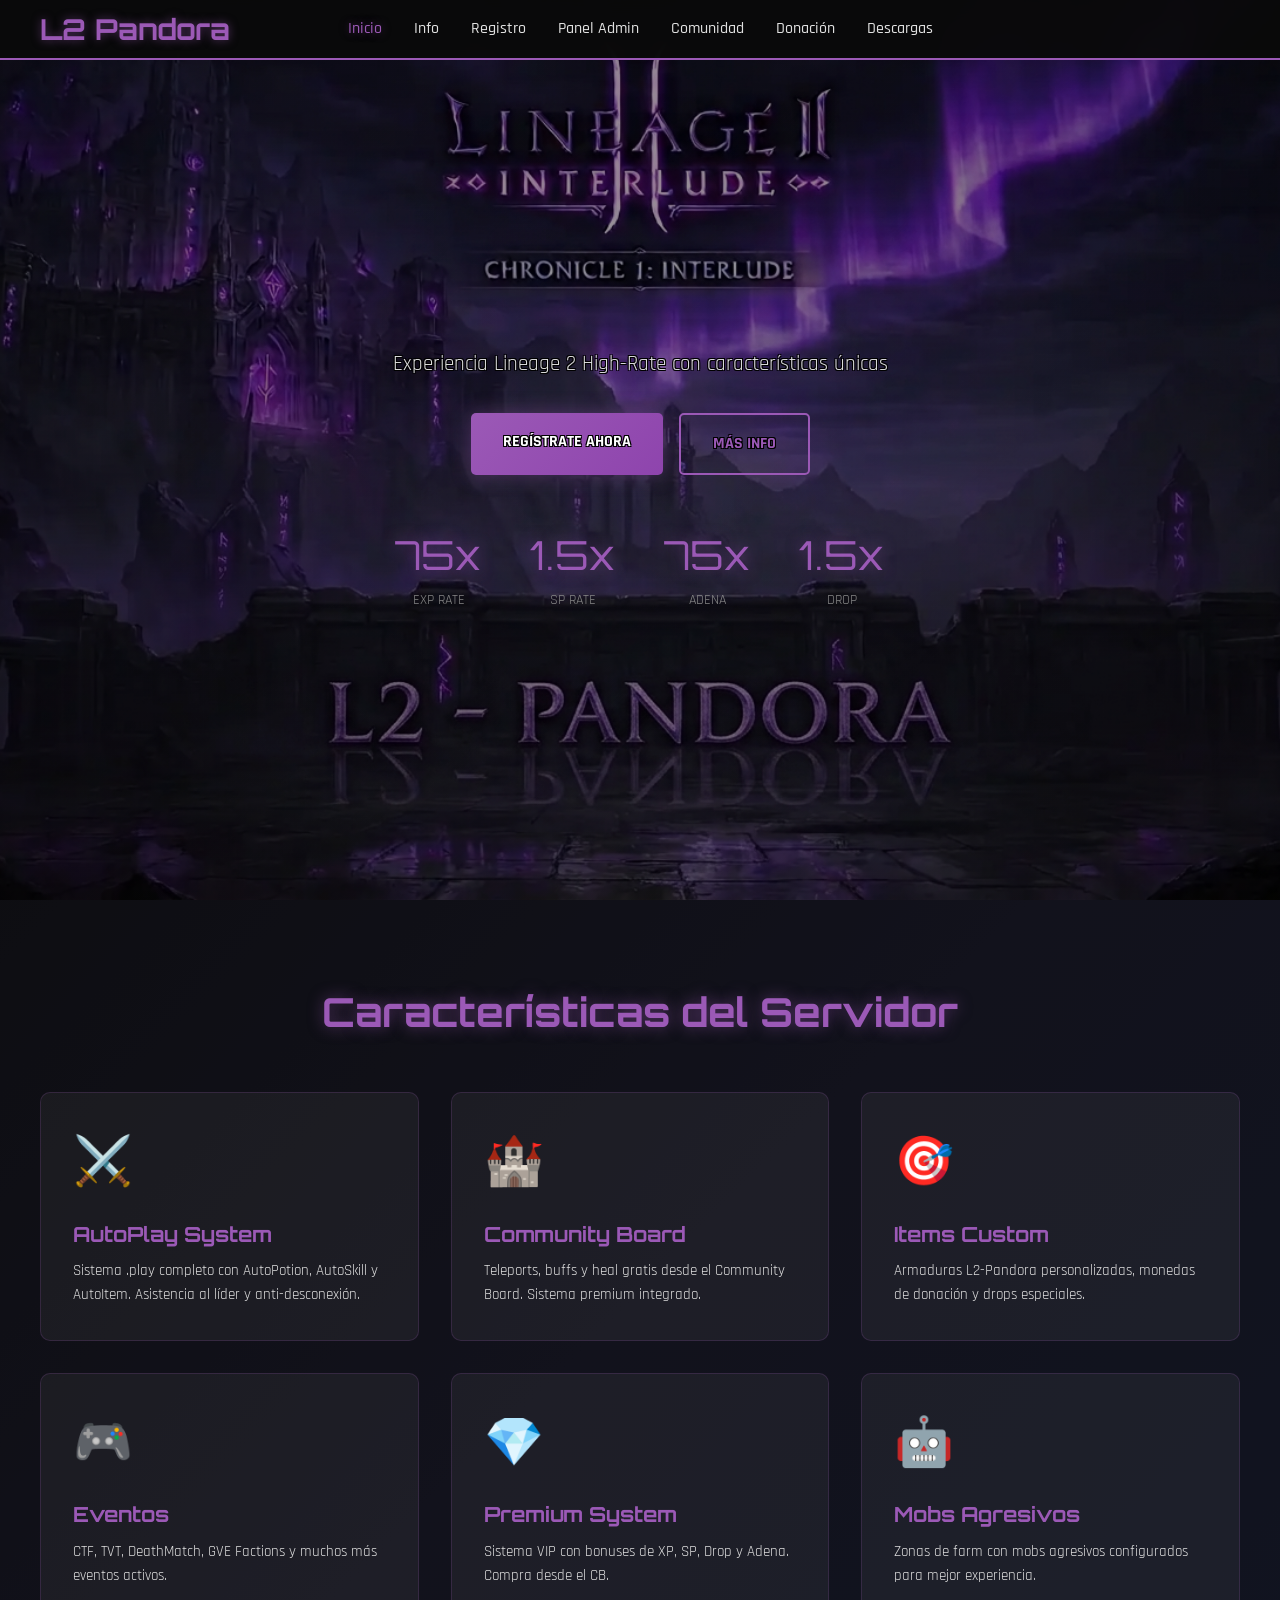
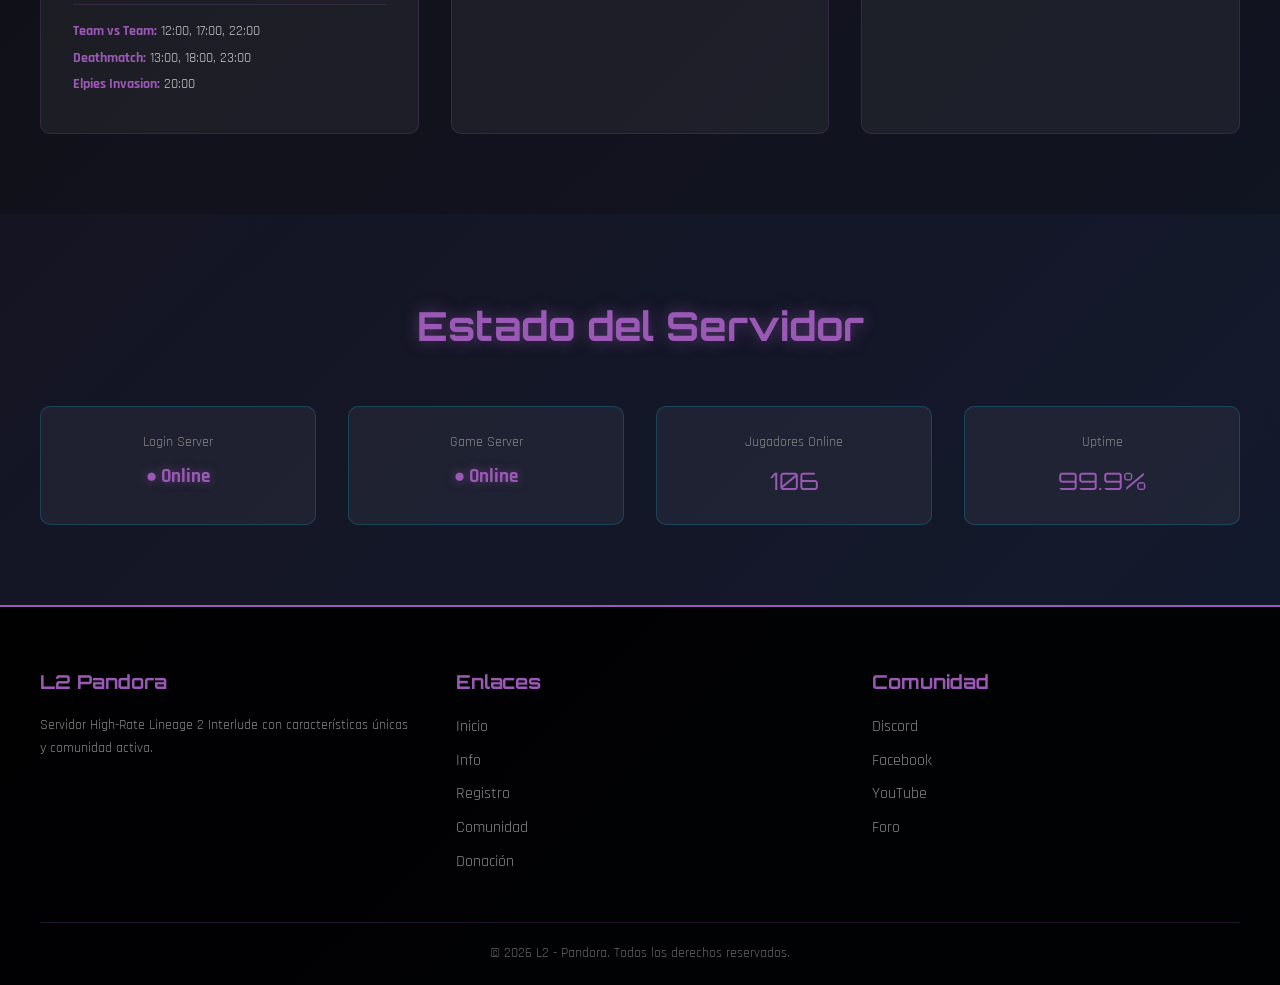
<file: index.html>
<!DOCTYPE html>
<html lang="es">
<head>
    <meta charset="UTF-8">
    <meta name="viewport" content="width=device-width, initial-scale=1.0">
    <title>L2 Pandora - High Rate Server</title>
    <link rel="stylesheet" href="css/style.css">
    <link href="https://fonts.googleapis.com/css2?family=Orbitron:wght@400;700;900&family=Rajdhani:wght@400;500;700&display=swap" rel="stylesheet">
</head>
<body>
    <!-- Navigation -->
    <nav class="navbar">
        <div class="container">
            <div class="logo">
                <a href="index.html">
                    <h1>L2 Pandora</h1>
                </a>
            </div>
            <ul class="nav-links">
                <li><a href="index.html" class="active">Inicio</a></li>
                <li><a href="server-info.html">Info</a></li>
                <li><a href="register.html">Registro</a></li>
                <li><a href="admin-panel.html">Panel Admin</a></li>
                <li><a href="community.html">Comunidad</a></li>
                <li><a href="donation.html">Donación</a></li>
                <li><a href="downloads.html">Descargas</a></li>
            </ul>
        </div>
    </nav>

    <!-- Hero Section -->
    <section class="hero">
        <div class="hero-content">
            <p>Experiencia Lineage 2 High-Rate con características únicas</p>
            <div class="hero-buttons">
                <a href="register.html" class="btn btn-primary">Regístrate Ahora</a>
                <a href="server-info.html" class="btn btn-secondary">Más Info</a>
            </div>
        </div>
        <div class="hero-stats">
            <div class="stat">
                <span class="stat-number">75x</span>
                <span class="stat-label">EXP Rate</span>
            </div>
            <div class="stat">
                <span class="stat-number">1.5x</span>
                <span class="stat-label">SP Rate</span>
            </div>
            <div class="stat">
                <span class="stat-number">75x</span>
                <span class="stat-label">Adena</span>
            </div>
            <div class="stat">
                <span class="stat-number">1.5x</span>
                <span class="stat-label">Drop</span>
            </div>
        </div>
    </section>

    <!-- Features Section -->
    <section class="features">
        <div class="container">
            <h2 class="section-title">Características del Servidor</h2>
            <div class="features-grid">
                <div class="feature-card">
                    <div class="feature-icon">⚔️</div>
                    <h3>AutoPlay System</h3>
                    <p>Sistema .play completo con AutoPotion, AutoSkill y AutoItem. Asistencia al líder y anti-desconexión.</p>
                </div>
                <div class="feature-card">
                    <div class="feature-icon">🏰</div>
                    <h3>Community Board</h3>
                    <p>Teleports, buffs y heal gratis desde el Community Board. Sistema premium integrado.</p>
                </div>
                <div class="feature-card">
                    <div class="feature-icon">🎯</div>
                    <h3>Items Custom</h3>
                    <p>Armaduras L2-Pandora personalizadas, monedas de donación y drops especiales.</p>
                </div>
                <div class="feature-card">
                    <div class="feature-icon">🎮</div>
                    <h3>Eventos</h3>
                    <p>CTF, TVT, DeathMatch, GVE Factions y muchos más eventos activos.</p>
                    <div class="event-schedule">
                        <p><strong>Team vs Team:</strong> 12:00, 17:00, 22:00</p>
                        <p><strong>Deathmatch:</strong> 13:00, 18:00, 23:00</p>
                        <p><strong>Elpies Invasion:</strong> 20:00</p>
                    </div>
                </div>
                <div class="feature-card">
                    <div class="feature-icon">💎</div>
                    <h3>Premium System</h3>
                    <p>Sistema VIP con bonuses de XP, SP, Drop y Adena. Compra desde el CB.</p>
                </div>
                <div class="feature-card">
                    <div class="feature-icon">🤖</div>
                    <h3>Mobs Agresivos</h3>
                    <p>Zonas de farm con mobs agresivos configurados para mejor experiencia.</p>
                </div>
            </div>
        </div>
    </section>

    <!-- Server Status -->
    <section class="server-status">
        <div class="container">
            <h2 class="section-title">Estado del Servidor</h2>
            <div class="status-grid">
                <div class="status-item">
                    <span class="status-label">Login Server</span>
                    <span class="status-indicator online">● Online</span>
                </div>
                <div class="status-item">
                    <span class="status-label">Game Server</span>
                    <span class="status-indicator online">● Online</span>
                </div>
                <div class="status-item">
                    <span class="status-label">Jugadores Online</span>
                    <span class="status-value">127</span>
                </div>
                <div class="status-item">
                    <span class="status-label">Uptime</span>
                    <span class="status-value">99.9%</span>
                </div>
            </div>
        </div>
    </section>

    <!-- Footer -->
    <footer class="footer">
        <div class="container">
            <div class="footer-content">
                <div class="footer-section">
                    <h3>L2 Pandora</h3>
                    <p>Servidor High-Rate Lineage 2 Interlude con características únicas y comunidad activa.</p>
                </div>
                <div class="footer-section">
                    <h3>Enlaces</h3>
                    <ul>
                        <li><a href="index.html">Inicio</a></li>
                        <li><a href="server-info.html">Info</a></li>
                        <li><a href="register.html">Registro</a></li>
                        <li><a href="community.html">Comunidad</a></li>
                        <li><a href="donation.html">Donación</a></li>
                    </ul>
                </div>
                <div class="footer-section">
                    <h3>Comunidad</h3>
                    <ul>
                        <li><a href="https://discord.gg/MRWkqzxCd">Discord</a></li>
                        <li><a href="#">Facebook</a></li>
                        <li><a href="#">YouTube</a></li>
                        <li><a href="#">Foro</a></li>
                    </ul>
                </div>
            </div>
            <div class="footer-bottom">
                <p>&copy; 2026 L2 - Pandora. Todos los derechos reservados.</p>
            </div>
        </div>
    </footer>

    <script src="js/main.js"></script>
</body>
</html>
</file>
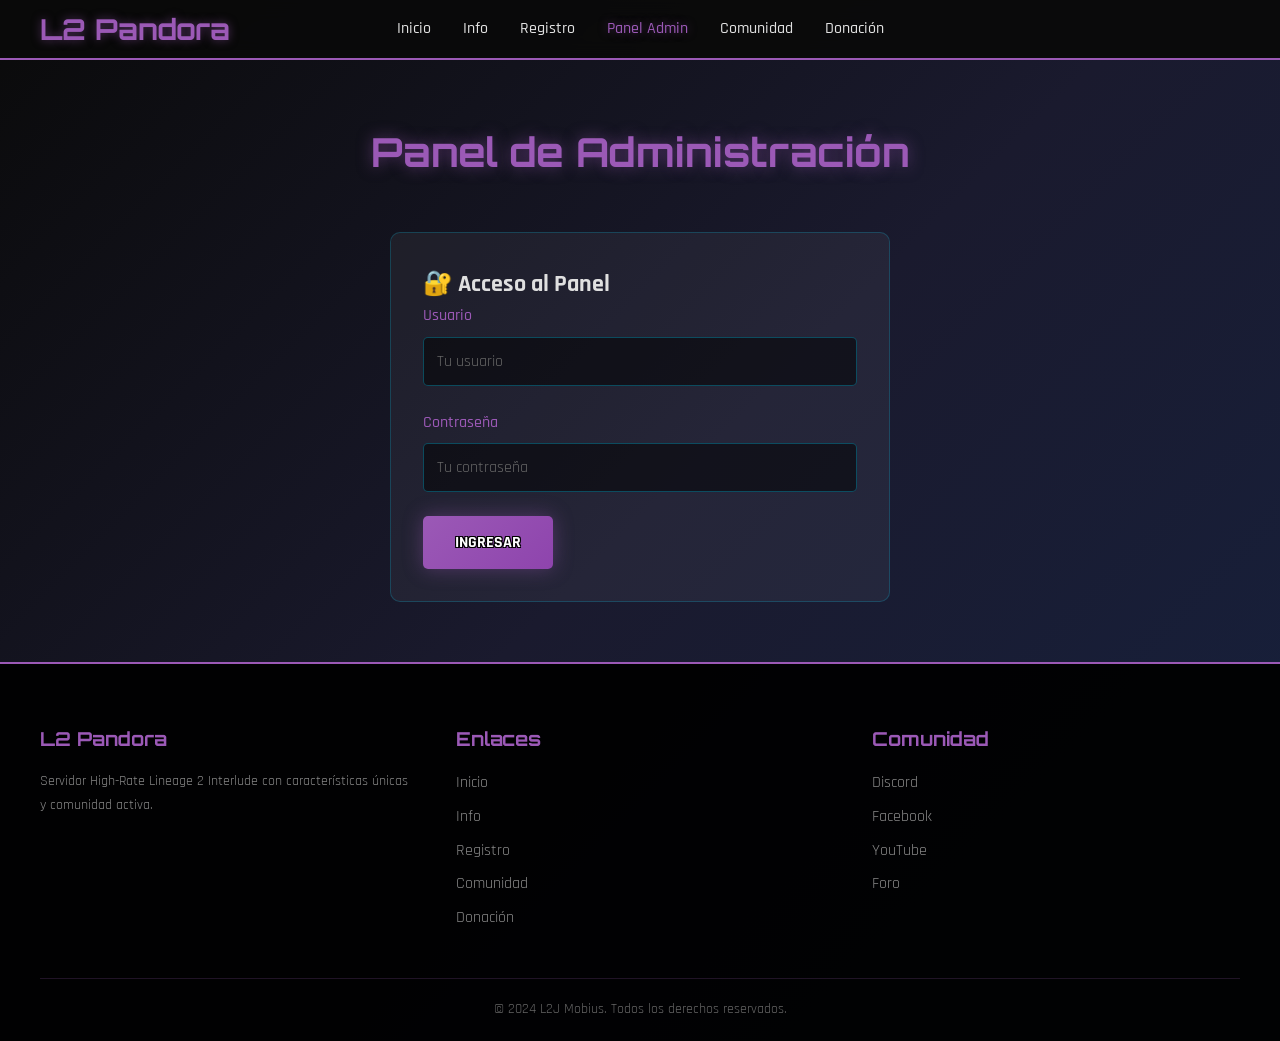
<file: admin-panel.html>
<!DOCTYPE html>
<html lang="es">
<head>
    <meta charset="UTF-8">
    <meta name="viewport" content="width=device-width, initial-scale=1.0">
    <title>L2 Pandora - Panel de Administración</title>
    <link rel="stylesheet" href="css/style.css">
    <link href="https://fonts.googleapis.com/css2?family=Orbitron:wght@400;700;900&family=Rajdhani:wght@400;500;700&display=swap" rel="stylesheet">
</head>
<body>
    <!-- Navigation -->
    <nav class="navbar">
        <div class="container">
            <div class="logo">
                <a href="index.html">
                    <h1>L2 Pandora</h1>
                </a>
            </div>
            <ul class="nav-links">
                <li><a href="index.html">Inicio</a></li>
                <li><a href="server-info.html">Info</a></li>
                <li><a href="register.html">Registro</a></li>
                <li><a href="admin-panel.html" class="active">Panel Admin</a></li>
                <li><a href="community.html">Comunidad</a></li>
                <li><a href="donation.html">Donación</a></li>
            </ul>
        </div>
    </nav>

    <!-- Main Content -->
    <main class="main-content">
        <div class="container">
            <h1 class="section-title">Panel de Administración</h1>
            
            <!-- Login Section -->
            <div id="loginSection" class="form-container">
                <h2 class="form-title">🔐 Acceso al Panel</h2>
                <form id="adminLoginForm">
                    <div class="form-group">
                        <label for="adminUsername">Usuario</label>
                        <input type="text" id="adminUsername" name="username" required placeholder="Tu usuario">
                    </div>
                    <div class="form-group">
                        <label for="adminPassword">Contraseña</label>
                        <input type="password" id="adminPassword" name="password" required placeholder="Tu contraseña">
                    </div>
                    <button type="submit" class="btn btn-primary">Ingresar</button>
                </form>
                <div id="loginMessage"></div>
            </div>

            <!-- Admin Dashboard (Hidden by default) -->
            <div id="adminDashboard" class="admin-dashboard" style="display: none;">
                <div class="dashboard-header">
                    <h2 class="dashboard-title">👤 Panel de Control</h2>
                    <button id="logoutBtn" class="btn btn-secondary">Cerrar Sesión</button>
                </div>

                <!-- Dashboard Tabs -->
                <div class="dashboard-tabs">
                    <button class="tab-btn active" data-tab="accounts">Cuentas</button>
                    <button class="tab-btn" data-tab="characters">Personajes</button>
                    <button class="tab-btn" data-tab="stats">Estadísticas</button>
                    <button class="tab-btn" data-tab="settings">Configuración</button>
                </div>

                <!-- Tab Content -->
                <div class="tab-content">
                    <!-- Accounts Tab -->
                    <div id="accountsTab" class="tab-pane active">
                        <div class="action-bar">
                            <input type="text" id="searchAccounts" placeholder="Buscar cuenta..." class="search-input">
                            <button class="btn btn-primary">Buscar</button>
                        </div>
                        <table class="admin-table">
                            <thead>
                                <tr>
                                    <th>ID</th>
                                    <th>Usuario</th>
                                    <th>Email</th>
                                    <th>Estado</th>
                                    <th>Acciones</th>
                                </tr>
                            </thead>
                            <tbody id="accountsTableBody">
                                <!-- Dynamic content -->
                            </tbody>
                        </table>
                    </div>

                    <!-- Characters Tab -->
                    <div id="charactersTab" class="tab-pane">
                        <div class="action-bar">
                            <input type="text" id="searchCharacters" placeholder="Buscar personaje..." class="search-input">
                            <button class="btn btn-primary">Buscar</button>
                        </div>
                        <table class="admin-table">
                            <thead>
                                <tr>
                                    <th>ID</th>
                                    <th>Nombre</th>
                                    <th>Nivel</th>
                                    <th>Clase</th>
                                    <th>Raza</th>
                                    <th>Acciones</th>
                                </tr>
                            </thead>
                            <tbody id="charactersTableBody">
                                <!-- Dynamic content -->
                            </tbody>
                        </table>
                    </div>

                    <!-- Stats Tab -->
                    <div id="statsTab" class="tab-pane">
                        <div class="stats-grid">
                            <div class="stat-card">
                                <h3>Cuentas Totales</h3>
                                <p class="stat-number" id="totalAccounts">0</p>
                            </div>
                            <div class="stat-card">
                                <h3>Personajes Totales</h3>
                                <p class="stat-number" id="totalCharacters">0</p>
                            </div>
                            <div class="stat-card">
                                <h3>Online Actual</h3>
                                <p class="stat-number" id="onlinePlayers">0</p>
                            </div>
                            <div class="stat-card">
                                <h3>Nivel Promedio</h3>
                                <p class="stat-number" id="avgLevel">0</p>
                            </div>
                        </div>
                    </div>

                    <!-- Settings Tab -->
                    <div id="settingsTab" class="tab-pane">
                        <div class="settings-container">
                            <h3 class="settings-title">Configuración del Servidor</h3>
                            <form id="settingsForm">
                                <div class="form-group">
                                    <label for="serverName">Nombre del Servidor</label>
                                    <input type="text" id="serverName" value="L2J Mobius">
                                </div>
                                <div class="form-group">
                                    <label for="maxAccounts">Máximo de Cuentas por IP</label>
                                    <input type="number" id="maxAccounts" value="5">
                                </div>
                                <div class="form-group">
                                    <label for="maxChars">Máximo de Personajes por Cuenta</label>
                                    <input type="number" id="maxChars" value="7">
                                </div>
                                <div class="form-group">
                                    <label for="regEnabled">Registro Habilitado</label>
                                    <select id="regEnabled">
                                        <option value="true">Sí</option>
                                        <option value="false">No</option>
                                    </select>
                                </div>
                                <button type="submit" class="btn btn-primary">Guardar Configuración</button>
                            </form>
                        </div>
                    </div>
                </div>
            </div>
        </div>
    </main>

    <!-- Footer -->
    <footer class="footer">
        <div class="container">
            <div class="footer-content">
                <div class="footer-section">
                    <h3>L2 Pandora</h3>
                    <p>Servidor High-Rate Lineage 2 Interlude con características únicas y comunidad activa.</p>
                </div>
                <div class="footer-section">
                    <h3>Enlaces</h3>
                    <ul>
                        <li><a href="index.html">Inicio</a></li>
                        <li><a href="server-info.html">Info</a></li>
                        <li><a href="register.html">Registro</a></li>
                        <li><a href="community.html">Comunidad</a></li>
                        <li><a href="donation.html">Donación</a></li>
                    </ul>
                </div>
                <div class="footer-section">
                    <h3>Comunidad</h3>
                    <ul>
                        <li><a href="https://discord.gg/MRWkqzxCd">Discord</a></li>
                        <li><a href="#">Facebook</a></li>
                        <li><a href="#">YouTube</a></li>
                        <li><a href="#">Foro</a></li>
                    </ul>
                </div>
            </div>
            <div class="footer-bottom">
                <p>&copy; 2024 L2J Mobius. Todos los derechos reservados.</p>
            </div>
        </div>
    </footer>

    <style>
        .main-content {
            padding: 120px 2rem 60px;
        }
        
        .admin-dashboard {
            background: rgba(255, 255, 255, 0.05);
            border: 1px solid rgba(0, 212, 255, 0.2);
            border-radius: 10px;
            padding: 2rem;
        }
        
        .dashboard-header {
            display: flex;
            justify-content: space-between;
            align-items: center;
            margin-bottom: 2rem;
            padding-bottom: 1rem;
            border-bottom: 1px solid rgba(0, 212, 255, 0.2);
        }
        
        .dashboard-title {
            font-family: 'Orbitron', sans-serif;
            color: #9b59b6;
            font-size: 1.5rem;
        }
        
        .dashboard-tabs {
            display: flex;
            gap: 0.5rem;
            margin-bottom: 2rem;
            flex-wrap: wrap;
        }
        
        .tab-btn {
            padding: 0.8rem 1.5rem;
            background: rgba(0, 0, 0, 0.5);
            border: 1px solid rgba(0, 212, 255, 0.3);
            color: #e0e0e0;
            border-radius: 5px;
            cursor: pointer;
            transition: all 0.3s;
            font-family: 'Rajdhani', sans-serif;
        }
        
        .tab-btn:hover,
        .tab-btn.active {
            background: rgba(0, 212, 255, 0.2);
            border-color: #9b59b6;
            color: #9b59b6;
        }
        
        .tab-content {
            min-height: 400px;
        }
        
        .tab-pane {
            display: none;
        }
        
        .tab-pane.active {
            display: block;
        }
        
        .action-bar {
            display: flex;
            gap: 1rem;
            margin-bottom: 1rem;
        }
        
        .search-input {
            flex: 1;
            padding: 0.8rem;
            background: rgba(0, 0, 0, 0.5);
            border: 1px solid rgba(0, 212, 255, 0.3);
            border-radius: 5px;
            color: #e0e0e0;
            font-family: 'Rajdhani', sans-serif;
        }
        
        .admin-table {
            width: 100%;
            border-collapse: collapse;
        }
        
        .admin-table th,
        .admin-table td {
            padding: 1rem;
            text-align: left;
            border-bottom: 1px solid rgba(0, 212, 255, 0.2);
        }
        
        .admin-table th {
            background: rgba(0, 212, 255, 0.1);
            color: #9b59b6;
            font-family: 'Orbitron', sans-serif;
        }
        
        .admin-table tr:hover {
            background: rgba(0, 212, 255, 0.05);
        }
        
        .stats-grid {
            display: grid;
            grid-template-columns: repeat(auto-fit, minmax(200px, 1fr));
            gap: 1.5rem;
        }
        
        .stat-card {
            background: rgba(255, 255, 255, 0.05);
            border: 1px solid rgba(0, 212, 255, 0.2);
            border-radius: 8px;
            padding: 1.5rem;
            text-align: center;
        }
        
        .stat-card h3 {
            font-family: 'Orbitron', sans-serif;
            color: #888;
            font-size: 0.9rem;
            margin-bottom: 0.5rem;
        }
        
        .stat-card .stat-number {
            font-family: 'Orbitron', sans-serif;
            font-size: 2rem;
            color: #9b59b6;
            text-shadow: 0 0 10px rgba(0, 212, 255, 0.5);
        }
        
        .settings-container {
            max-width: 600px;
        }
        
        .settings-title {
            font-family: 'Orbitron', sans-serif;
            color: #9b59b6;
            margin-bottom: 1.5rem;
            font-size: 1.3rem;
        }
    </style>

    <script src="js/admin-panel.js"></script>
</body>
</html>
</file>
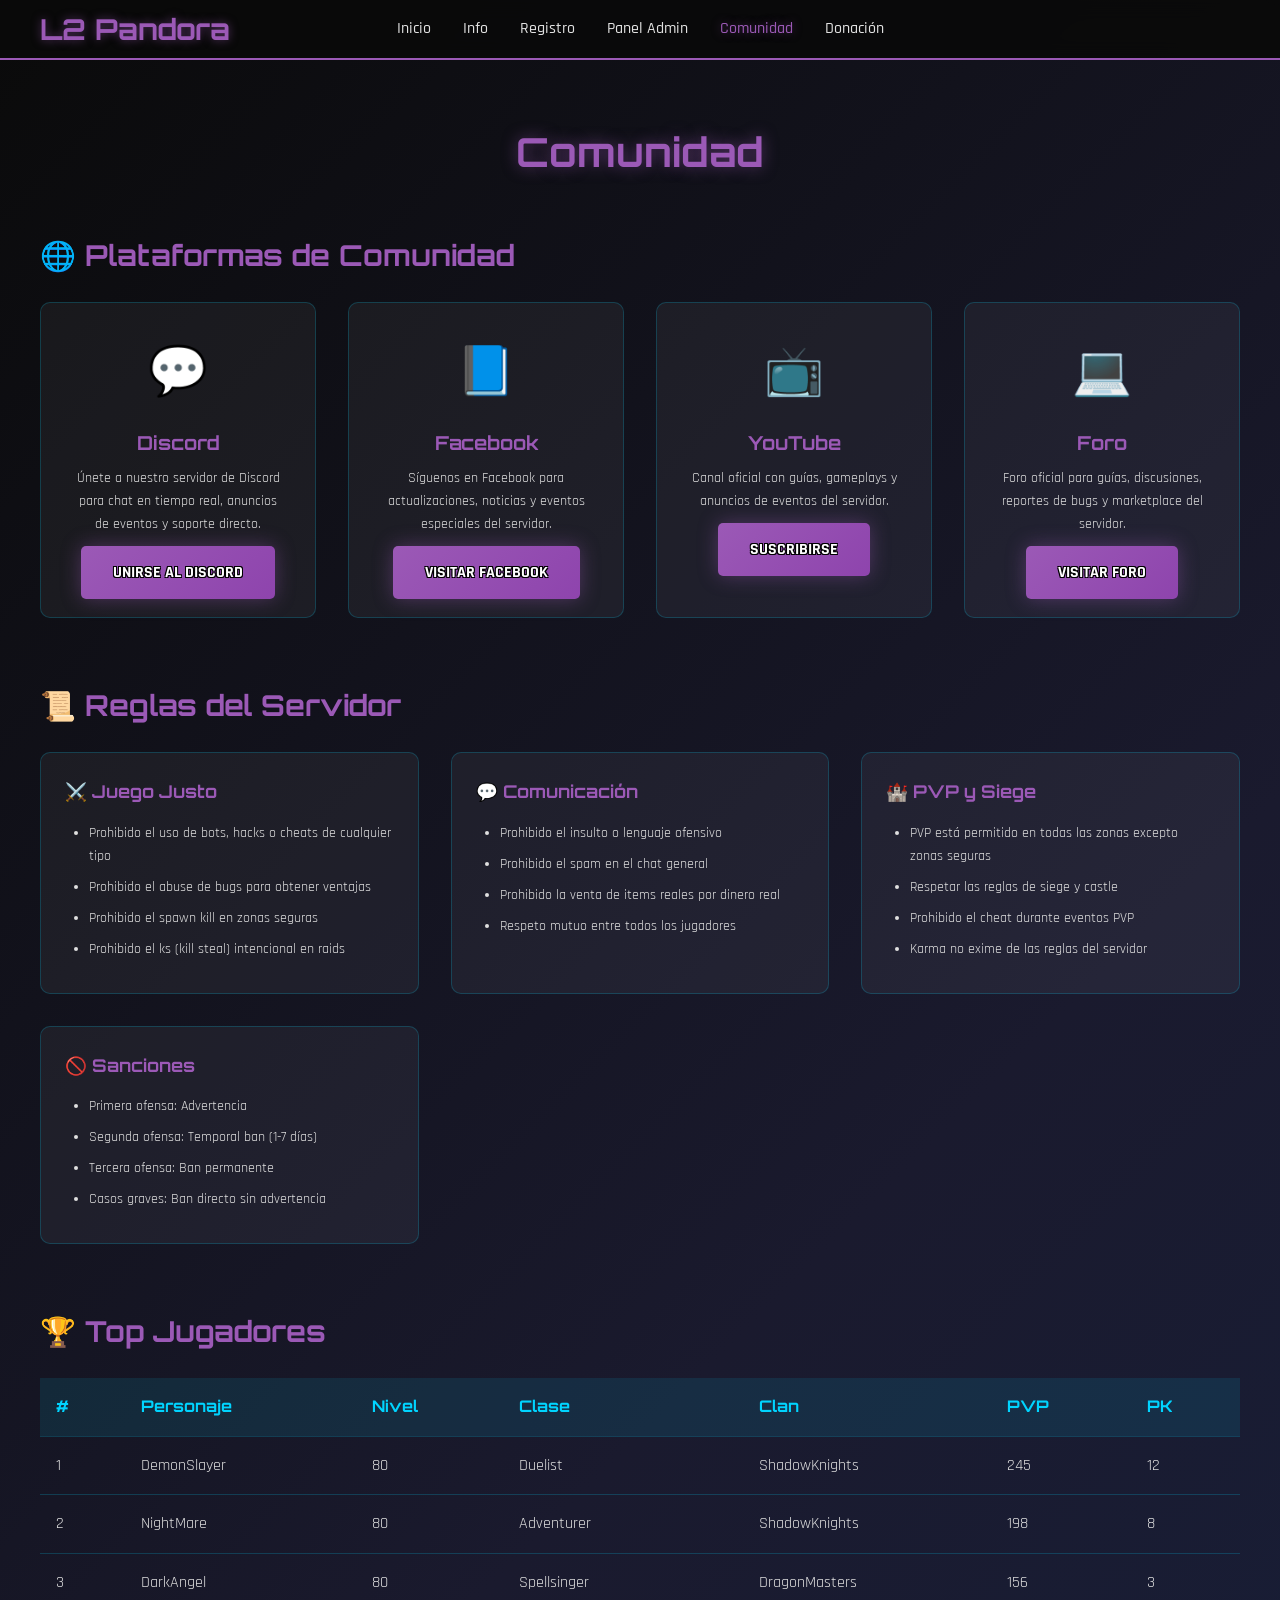
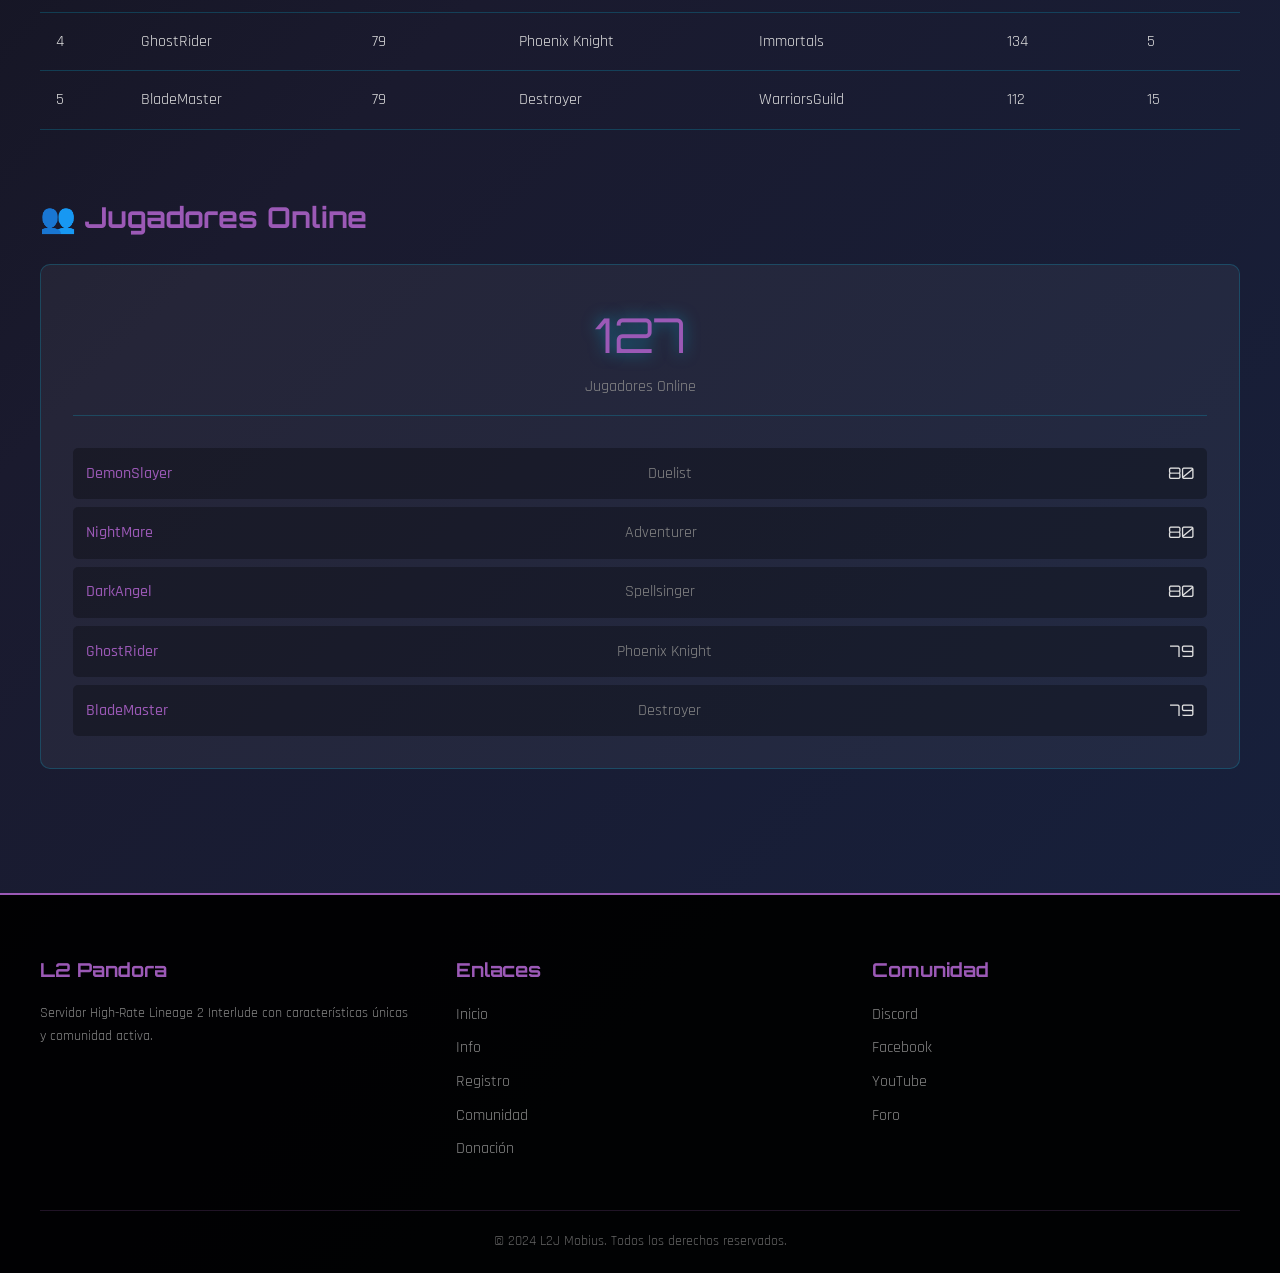
<file: community.html>
<!DOCTYPE html>
<html lang="es">
<head>
    <meta charset="UTF-8">
    <meta name="viewport" content="width=device-width, initial-scale=1.0">
    <title>L2 Pandora - Comunidad</title>
    <link rel="stylesheet" href="css/style.css">
    <link href="https://fonts.googleapis.com/css2?family=Orbitron:wght@400;700;900&family=Rajdhani:wght@400;500;700&display=swap" rel="stylesheet">
</head>
<body>
    <!-- Navigation -->
    <nav class="navbar">
        <div class="container">
            <div class="logo">
                <a href="index.html">
                    <h1>L2 Pandora</h1>
                </a>
            </div>
            <ul class="nav-links">
                <li><a href="index.html">Inicio</a></li>
                <li><a href="server-info.html">Info</a></li>
                <li><a href="register.html">Registro</a></li>
                <li><a href="admin-panel.html">Panel Admin</a></li>
                <li><a href="community.html" class="active">Comunidad</a></li>
                <li><a href="donation.html">Donación</a></li>
            </ul>
        </div>
    </nav>

    <!-- Main Content -->
    <main class="main-content">
        <div class="container">
            <h1 class="section-title">Comunidad</h1>
            
            <!-- Community Platforms -->
            <section class="community-section">
                <h2 class="info-title">🌐 Plataformas de Comunidad</h2>
                <div class="community-grid">
                    <div class="community-card discord">
                        <div class="community-icon">💬</div>
                        <h3>Discord</h3>
                        <p>Únete a nuestro servidor de Discord para chat en tiempo real, anuncios de eventos y soporte directo.</p>
                        <a href="https://discord.gg/MRWkqzxCd" class="btn btn-primary">Unirse al Discord</a>
                    </div>
                    <div class="community-card facebook">
                        <div class="community-icon">📘</div>
                        <h3>Facebook</h3>
                        <p>Síguenos en Facebook para actualizaciones, noticias y eventos especiales del servidor.</p>
                        <a href="#" class="btn btn-primary">Visitar Facebook</a>
                    </div>
                    <div class="community-card youtube">
                        <div class="community-icon">📺</div>
                        <h3>YouTube</h3>
                        <p>Canal oficial con guías, gameplays y anuncios de eventos del servidor.</p>
                        <a href="#" class="btn btn-primary">Suscribirse</a>
                    </div>
                    <div class="community-card forum">
                        <div class="community-icon">💻</div>
                        <h3>Foro</h3>
                        <p>Foro oficial para guías, discusiones, reportes de bugs y marketplace del servidor.</p>
                        <a href="#" class="btn btn-primary">Visitar Foro</a>
                    </div>
                </div>
            </section>

            <!-- Rules Section -->
            <section class="community-section">
                <h2 class="info-title">📜 Reglas del Servidor</h2>
                <div class="rules-container">
                    <div class="rule-category">
                        <h3>⚔️ Juego Justo</h3>
                        <ul class="rules-list">
                            <li>Prohibido el uso de bots, hacks o cheats de cualquier tipo</li>
                            <li>Prohibido el abuse de bugs para obtener ventajas</li>
                            <li>Prohibido el spawn kill en zonas seguras</li>
                            <li>Prohibido el ks (kill steal) intencional en raids</li>
                        </ul>
                    </div>
                    <div class="rule-category">
                        <h3>💬 Comunicación</h3>
                        <ul class="rules-list">
                            <li>Prohibido el insulto o lenguaje ofensivo</li>
                            <li>Prohibido el spam en el chat general</li>
                            <li>Prohibido la venta de items reales por dinero real</li>
                            <li>Respeto mutuo entre todos los jugadores</li>
                        </ul>
                    </div>
                    <div class="rule-category">
                        <h3>🏰 PVP y Siege</h3>
                        <ul class="rules-list">
                            <li>PVP está permitido en todas las zonas excepto zonas seguras</li>
                            <li>Respetar las reglas de siege y castle</li>
                            <li>Prohibido el cheat durante eventos PVP</li>
                            <li>Karma no exime de las reglas del servidor</li>
                        </ul>
                    </div>
                    <div class="rule-category">
                        <h3>🚫 Sanciones</h3>
                        <ul class="rules-list">
                            <li>Primera ofensa: Advertencia</li>
                            <li>Segunda ofensa: Temporal ban (1-7 días)</li>
                            <li>Tercera ofensa: Ban permanente</li>
                            <li>Casos graves: Ban directo sin advertencia</li>
                        </ul>
                    </div>
                </div>
            </section>

            <!-- Top Players Section -->
            <section class="community-section">
                <h2 class="info-title">🏆 Top Jugadores</h2>
                <table class="ranking-table">
                    <thead>
                        <tr>
                            <th>#</th>
                            <th>Personaje</th>
                            <th>Nivel</th>
                            <th>Clase</th>
                            <th>Clan</th>
                            <th>PVP</th>
                            <th>PK</th>
                        </tr>
                    </thead>
                    <tbody>
                        <tr>
                            <td>1</td>
                            <td>DemonSlayer</td>
                            <td>80</td>
                            <td>Duelist</td>
                            <td>ShadowKnights</td>
                            <td>245</td>
                            <td>12</td>
                        </tr>
                        <tr>
                            <td>2</td>
                            <td>NightMare</td>
                            <td>80</td>
                            <td>Adventurer</td>
                            <td>ShadowKnights</td>
                            <td>198</td>
                            <td>8</td>
                        </tr>
                        <tr>
                            <td>3</td>
                            <td>DarkAngel</td>
                            <td>80</td>
                            <td>Spellsinger</td>
                            <td>DragonMasters</td>
                            <td>156</td>
                            <td>3</td>
                        </tr>
                        <tr>
                            <td>4</td>
                            <td>GhostRider</td>
                            <td>79</td>
                            <td>Phoenix Knight</td>
                            <td>Immortals</td>
                            <td>134</td>
                            <td>5</td>
                        </tr>
                        <tr>
                            <td>5</td>
                            <td>BladeMaster</td>
                            <td>79</td>
                            <td>Destroyer</td>
                            <td>WarriorsGuild</td>
                            <td>112</td>
                            <td>15</td>
                        </tr>
                    </tbody>
                </table>
            </section>

            <!-- Online Players -->
            <section class="community-section">
                <h2 class="info-title">👥 Jugadores Online</h2>
                <div class="online-players">
                    <div class="online-count">
                        <span class="online-number">127</span>
                        <span class="online-label">Jugadores Online</span>
                    </div>
                    <div class="online-list">
                        <div class="online-item">
                            <span class="online-name">DemonSlayer</span>
                            <span class="online-class">Duelist</span>
                            <span class="online-level">80</span>
                        </div>
                        <div class="online-item">
                            <span class="online-name">NightMare</span>
                            <span class="online-class">Adventurer</span>
                            <span class="online-level">80</span>
                        </div>
                        <div class="online-item">
                            <span class="online-name">DarkAngel</span>
                            <span class="online-class">Spellsinger</span>
                            <span class="online-level">80</span>
                        </div>
                        <div class="online-item">
                            <span class="online-name">GhostRider</span>
                            <span class="online-class">Phoenix Knight</span>
                            <span class="online-level">79</span>
                        </div>
                        <div class="online-item">
                            <span class="online-name">BladeMaster</span>
                            <span class="online-class">Destroyer</span>
                            <span class="online-level">79</span>
                        </div>
                    </div>
                </div>
            </section>
        </div>
    </main>

    <!-- Footer -->
    <footer class="footer">
        <div class="container">
            <div class="footer-content">
                <div class="footer-section">
                    <h3>L2 Pandora</h3>
                    <p>Servidor High-Rate Lineage 2 Interlude con características únicas y comunidad activa.</p>
                </div>
                <div class="footer-section">
                    <h3>Enlaces</h3>
                    <ul>
                        <li><a href="index.html">Inicio</a></li>
                        <li><a href="server-info.html">Info</a></li>
                        <li><a href="register.html">Registro</a></li>
                        <li><a href="community.html">Comunidad</a></li>
                        <li><a href="donation.html">Donación</a></li>
                    </ul>
                </div>
                <div class="footer-section">
                    <h3>Comunidad</h3>
                    <ul>
                        <li><a href="#">Discord</a></li>
                        <li><a href="#">Facebook</a></li>
                        <li><a href="#">YouTube</a></li>
                        <li><a href="#">Foro</a></li>
                    </ul>
                </div>
            </div>
            <div class="footer-bottom">
                <p>&copy; 2024 L2J Mobius. Todos los derechos reservados.</p>
            </div>
        </div>
    </footer>

    <style>
        .main-content {
            padding: 120px 2rem 60px;
        }
        
        .community-section {
            margin-bottom: 4rem;
        }
        
        .info-title {
            font-family: 'Orbitron', sans-serif;
            color: #9b59b6;
            margin-bottom: 1.5rem;
            font-size: 1.8rem;
        }
        
        .community-grid {
            display: grid;
            grid-template-columns: repeat(auto-fit, minmax(250px, 1fr));
            gap: 2rem;
        }
        
        .community-card {
            background: rgba(255, 255, 255, 0.05);
            border: 1px solid rgba(0, 212, 255, 0.2);
            border-radius: 10px;
            padding: 2rem;
            text-align: center;
            transition: all 0.3s;
        }
        
        .community-card:hover {
            transform: translateY(-5px);
            border-color: #9b59b6;
            box-shadow: 0 0 20px rgba(0, 212, 255, 0.3);
        }
        
        .community-icon {
            font-size: 3rem;
            margin-bottom: 1rem;
        }
        
        .community-card h3 {
            font-family: 'Orbitron', sans-serif;
            color: #9b59b6;
            margin-bottom: 0.5rem;
            font-size: 1.2rem;
        }
        
        .community-card p {
            color: #e0e0e0;
            font-size: 0.9rem;
            margin-bottom: 1.5rem;
        }
        
        .rules-container {
            display: grid;
            grid-template-columns: repeat(auto-fit, minmax(300px, 1fr));
            gap: 2rem;
        }
        
        .rule-category {
            background: rgba(255, 255, 255, 0.05);
            border: 1px solid rgba(0, 212, 255, 0.2);
            border-radius: 10px;
            padding: 1.5rem;
        }
        
        .rule-category h3 {
            font-family: 'Orbitron', sans-serif;
            color: #9b59b6;
            margin-bottom: 1rem;
            font-size: 1.1rem;
        }
        
        .rules-list {
            color: #e0e0e0;
            padding-left: 1.5rem;
        }
        
        .rules-list li {
            margin-bottom: 0.5rem;
            font-size: 0.9rem;
        }
        
        .ranking-table {
            width: 100%;
            border-collapse: collapse;
            margin-top: 1rem;
        }
        
        .online-players {
            background: rgba(255, 255, 255, 0.05);
            border: 1px solid rgba(0, 212, 255, 0.2);
            border-radius: 10px;
            padding: 2rem;
        }
        
        .online-count {
            text-align: center;
            margin-bottom: 2rem;
            padding-bottom: 1rem;
            border-bottom: 1px solid rgba(0, 212, 255, 0.2);
        }
        
        .online-number {
            font-family: 'Orbitron', sans-serif;
            font-size: 3rem;
            color: #9b59b6;
            text-shadow: 0 0 15px rgba(0, 212, 255, 0.5);
            display: block;
        }
        
        .online-label {
            color: #888;
            font-size: 1rem;
        }
        
        .online-list {
            display: grid;
            gap: 0.5rem;
        }
        
        .online-item {
            display: flex;
            justify-content: space-between;
            padding: 0.8rem;
            background: rgba(0, 0, 0, 0.3);
            border-radius: 5px;
        }
        
        .online-name {
            color: #9b59b6;
            font-weight: 500;
        }
        
        .online-class {
            color: #888;
        }
        
        .online-level {
            color: #e0e0e0;
            font-family: 'Orbitron', sans-serif;
        }
    </style>

    <script src="js/main.js"></script>
</body>
</html>
</file>
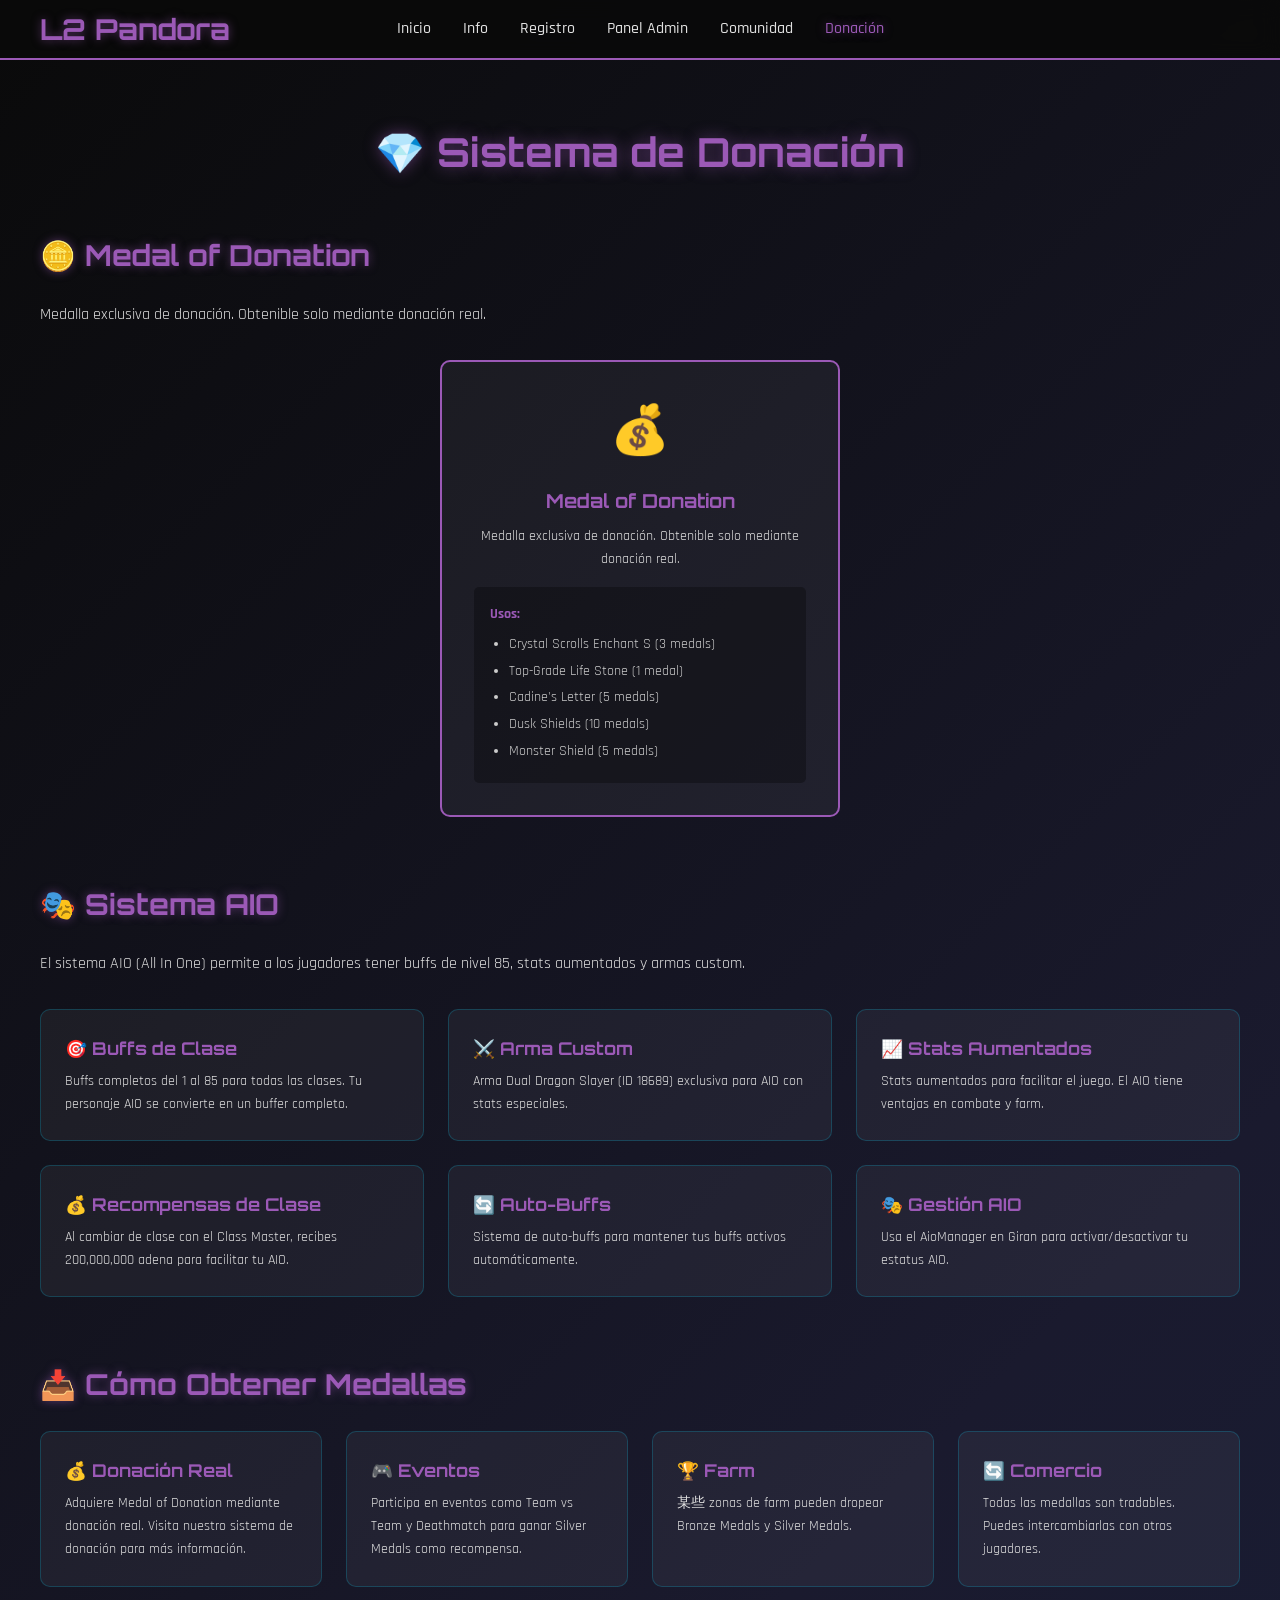
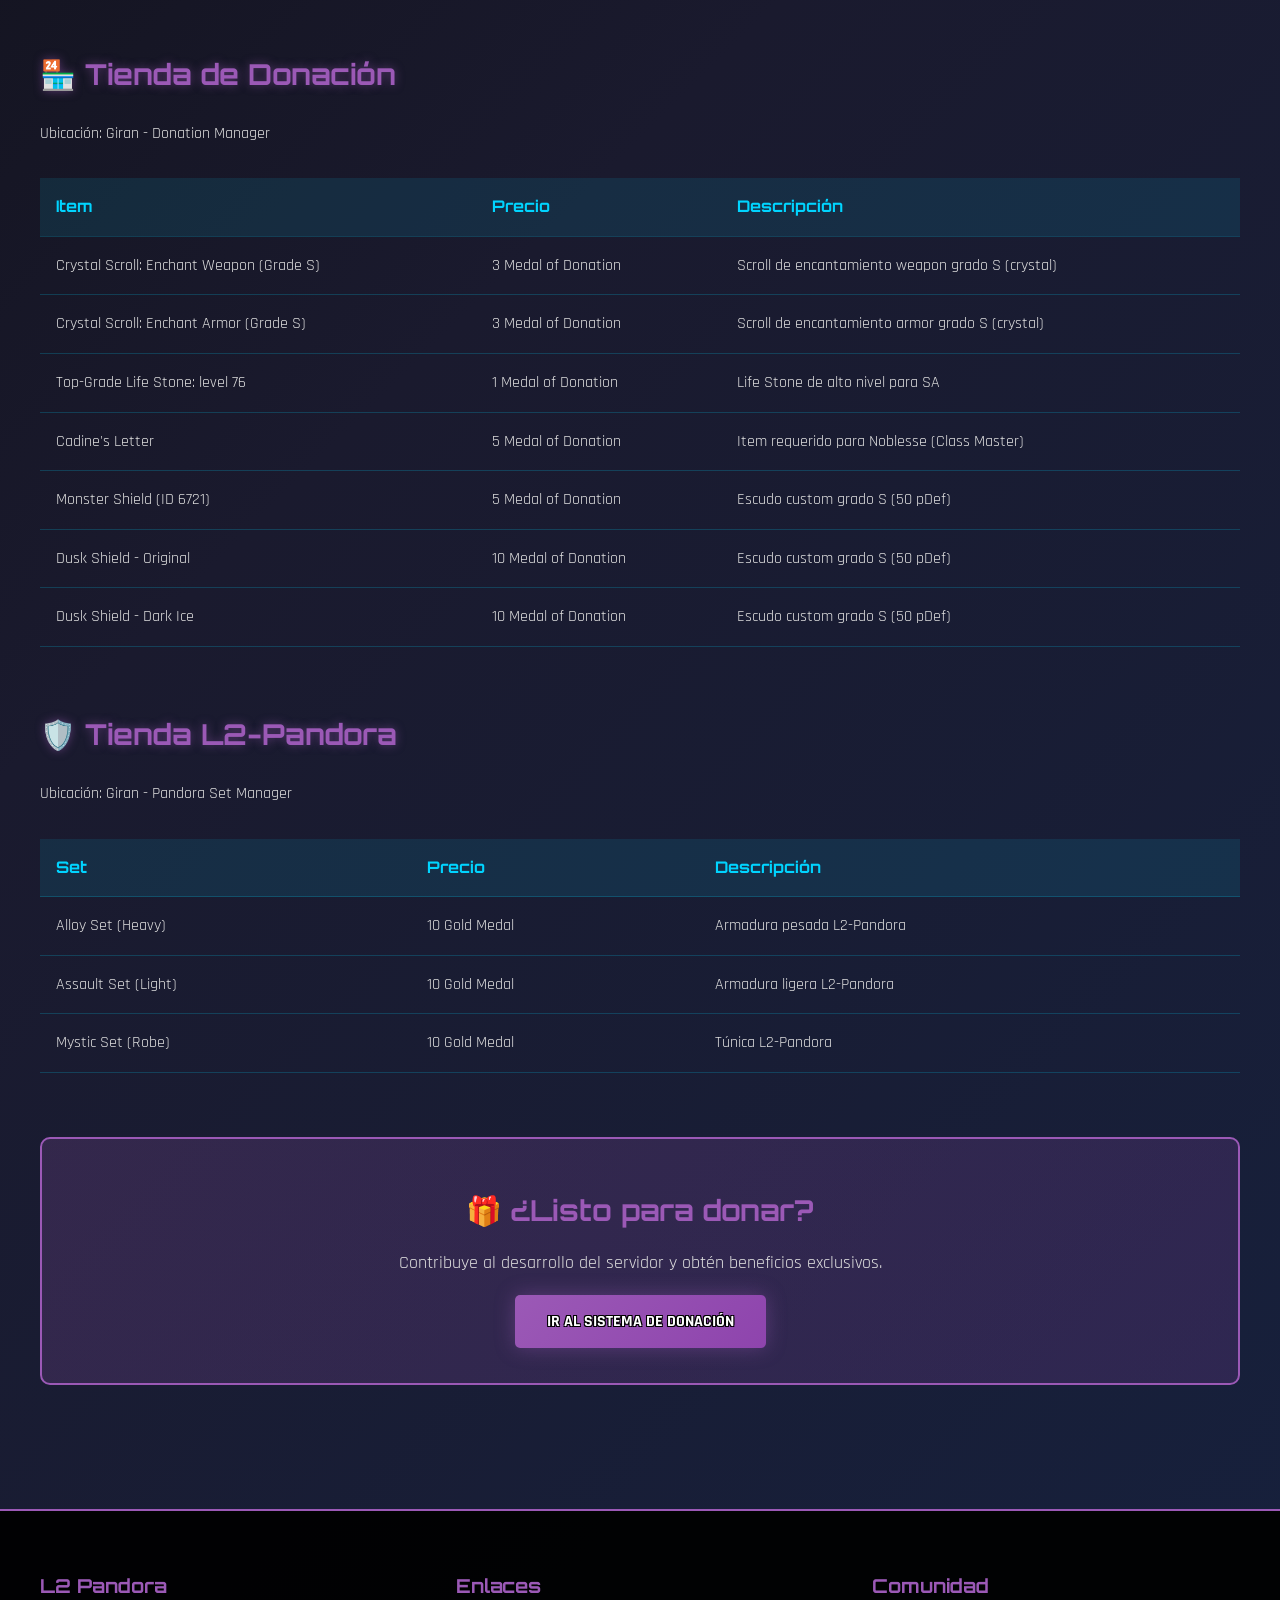
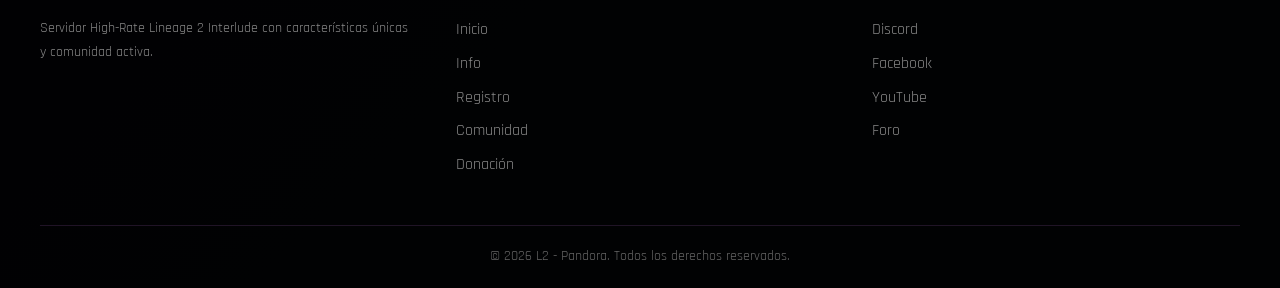
<file: donation.html>
<!DOCTYPE html>
<html lang="es">
<head>
    <meta charset="UTF-8">
    <meta name="viewport" content="width=device-width, initial-scale=1.0">
    <title>L2 Pandora - Donación</title>
    <link rel="stylesheet" href="css/style.css">
    <link href="https://fonts.googleapis.com/css2?family=Orbitron:wght@400;700;900&family=Rajdhani:wght@400;500;700&display=swap" rel="stylesheet">
</head>
<body>
    <!-- Navigation -->
    <nav class="navbar">
        <div class="container">
            <div class="logo">
                <a href="index.html">
                    <h1>L2 Pandora</h1>
                </a>
            </div>
            <ul class="nav-links">
                <li><a href="index.html">Inicio</a></li>
                <li><a href="server-info.html">Info</a></li>
                <li><a href="register.html">Registro</a></li>
                <li><a href="admin-panel.html">Panel Admin</a></li>
                <li><a href="community.html">Comunidad</a></li>
                <li><a href="donation.html" class="active">Donación</a></li>
            </ul>
        </div>
    </nav>

    <!-- Main Content -->
    <main class="main-content">
        <div class="container">
            <h1 class="section-title">💎 Sistema de Donación</h1>
            
            <!-- Medals Info -->
            <section class="info-section">
                <h2 class="info-title">🪙 Medal of Donation</h2>
                <p style="color: #e0e0e0; margin-bottom: 2rem;">Medalla exclusiva de donación. Obtenible solo mediante donación real.</p>
                
                <div class="medals-grid">
                    <div class="medal-card donation">
                        <div class="medal-icon">💰</div>
                        <h3>Medal of Donation</h3>
                        <p>Medalla exclusiva de donación. Obtenible solo mediante donación real.</p>
                        <div class="medal-uses">
                            <h4>Usos:</h4>
                            <ul>
                                <li>Crystal Scrolls Enchant S (3 medals)</li>
                                <li>Top-Grade Life Stone (1 medal)</li>
                                <li>Cadine's Letter (5 medals)</li>
                                <li>Dusk Shields (10 medals)</li>
                                <li>Monster Shield (5 medals)</li>
                            </ul>
                        </div>
                    </div>
                </div>
            </section>

            <!-- AIO System Info -->
            <section class="info-section">
                <h2 class="info-title">🎭 Sistema AIO</h2>
                <p style="color: #e0e0e0; margin-bottom: 2rem;">El sistema AIO (All In One) permite a los jugadores tener buffs de nivel 85, stats aumentados y armas custom.</p>
                
                <div class="aio-features">
                    <div class="aio-feature">
                        <h3>🎯 Buffs de Clase</h3>
                        <p>Buffs completos del 1 al 85 para todas las clases. Tu personaje AIO se convierte en un buffer completo.</p>
                    </div>
                    <div class="aio-feature">
                        <h3>⚔️ Arma Custom</h3>
                        <p>Arma Dual Dragon Slayer (ID 18689) exclusiva para AIO con stats especiales.</p>
                    </div>
                    <div class="aio-feature">
                        <h3>📈 Stats Aumentados</h3>
                        <p>Stats aumentados para facilitar el juego. El AIO tiene ventajas en combate y farm.</p>
                    </div>
                    <div class="aio-feature">
                        <h3>💰 Recompensas de Clase</h3>
                        <p>Al cambiar de clase con el Class Master, recibes 200,000,000 adena para facilitar tu AIO.</p>
                    </div>
                    <div class="aio-feature">
                        <h3>🔄 Auto-Buffs</h3>
                        <p>Sistema de auto-buffs para mantener tus buffs activos automáticamente.</p>
                    </div>
                    <div class="aio-feature">
                        <h3>🎭 Gestión AIO</h3>
                        <p>Usa el AioManager en Giran para activar/desactivar tu estatus AIO.</p>
                    </div>
                </div>
            </section>

            <!-- How to Obtain -->
            <section class="info-section">
                <h2 class="info-title">📥 Cómo Obtener Medallas</h2>
                <div class="obtain-methods">
                    <div class="method-card">
                        <h3>💰 Donación Real</h3>
                        <p>Adquiere Medal of Donation mediante donación real. Visita nuestro sistema de donación para más información.</p>
                    </div>
                    <div class="method-card">
                        <h3>🎮 Eventos</h3>
                        <p>Participa en eventos como Team vs Team y Deathmatch para ganar Silver Medals como recompensa.</p>
                    </div>
                    <div class="method-card">
                        <h3>🏆 Farm</h3>
                        <p>某些 zonas de farm pueden dropear Bronze Medals y Silver Medals.</p>
                    </div>
                    <div class="method-card">
                        <h3>🔄 Comercio</h3>
                        <p>Todas las medallas son tradables. Puedes intercambiarlas con otros jugadores.</p>
                    </div>
                </div>
            </section>

            <!-- Donation Shop -->
            <section class="info-section">
                <h2 class="info-title">🏪 Tienda de Donación</h2>
                <p style="color: #e0e0e0; margin-bottom: 2rem;">Ubicación: Giran - Donation Manager</p>
                
                <table class="shop-table">
                    <thead>
                        <tr>
                            <th>Item</th>
                            <th>Precio</th>
                            <th>Descripción</th>
                        </tr>
                    </thead>
                    <tbody>
                        <tr>
                            <td>Crystal Scroll: Enchant Weapon (Grade S)</td>
                            <td>3 Medal of Donation</td>
                            <td>Scroll de encantamiento weapon grado S (crystal)</td>
                        </tr>
                        <tr>
                            <td>Crystal Scroll: Enchant Armor (Grade S)</td>
                            <td>3 Medal of Donation</td>
                            <td>Scroll de encantamiento armor grado S (crystal)</td>
                        </tr>
                        <tr>
                            <td>Top-Grade Life Stone: level 76</td>
                            <td>1 Medal of Donation</td>
                            <td>Life Stone de alto nivel para SA</td>
                        </tr>
                        <tr>
                            <td>Cadine's Letter</td>
                            <td>5 Medal of Donation</td>
                            <td>Item requerido para Noblesse (Class Master)</td>
                        </tr>
                        <tr>
                            <td>Monster Shield (ID 6721)</td>
                            <td>5 Medal of Donation</td>
                            <td>Escudo custom grado S (50 pDef)</td>
                        </tr>
                        <tr>
                            <td>Dusk Shield - Original</td>
                            <td>10 Medal of Donation</td>
                            <td>Escudo custom grado S (50 pDef)</td>
                        </tr>
                        <tr>
                            <td>Dusk Shield - Dark Ice</td>
                            <td>10 Medal of Donation</td>
                            <td>Escudo custom grado S (50 pDef)</td>
                        </tr>
                    </tbody>
                </table>
            </section>

            <!-- Pandor Set Shop -->
            <section class="info-section">
                <h2 class="info-title">🛡️ Tienda L2-Pandora</h2>
                <p style="color: #e0e0e0; margin-bottom: 2rem;">Ubicación: Giran - Pandora Set Manager</p>
                
                <table class="shop-table">
                    <thead>
                        <tr>
                            <th>Set</th>
                            <th>Precio</th>
                            <th>Descripción</th>
                        </tr>
                    </thead>
                    <tbody>
                        <tr>
                            <td>Alloy Set (Heavy)</td>
                            <td>10 Gold Medal</td>
                            <td>Armadura pesada L2-Pandora</td>
                        </tr>
                        <tr>
                            <td>Assault Set (Light)</td>
                            <td>10 Gold Medal</td>
                            <td>Armadura ligera L2-Pandora</td>
                        </tr>
                        <tr>
                            <td>Mystic Set (Robe)</td>
                            <td>10 Gold Medal</td>
                            <td>Túnica L2-Pandora</td>
                        </tr>
                    </tbody>
                </table>
            </section>

            <!-- CTA -->
            <section class="info-section">
                <div class="donation-cta">
                    <h2>🎁 ¿Listo para donar?</h2>
                    <p>Contribuye al desarrollo del servidor y obtén beneficios exclusivos.</p>
                    <a href="#" class="btn btn-primary">Ir al Sistema de Donación</a>
                </div>
            </section>
        </div>
    </main>

    <!-- Footer -->
    <footer class="footer">
        <div class="container">
            <div class="footer-content">
                <div class="footer-section">
                    <h3>L2 Pandora</h3>
                    <p>Servidor High-Rate Lineage 2 Interlude con características únicas y comunidad activa.</p>
                </div>
                <div class="footer-section">
                    <h3>Enlaces</h3>
                    <ul>
                        <li><a href="index.html">Inicio</a></li>
                        <li><a href="server-info.html">Info</a></li>
                        <li><a href="register.html">Registro</a></li>
                        <li><a href="community.html">Comunidad</a></li>
                        <li><a href="donation.html">Donación</a></li>
                    </ul>
                </div>
                <div class="footer-section">
                    <h3>Comunidad</h3>
                    <ul>
                        <li><a href="https://discord.gg/MRWkqzxCd">Discord</a></li>
                        <li><a href="#">Facebook</a></li>
                        <li><a href="#">YouTube</a></li>
                        <li><a href="#">Foro</a></li>
                    </ul>
                </div>
            </div>
            <div class="footer-bottom">
                <p>&copy; 2026 L2 - Pandora. Todos los derechos reservados.</p>
            </div>
        </div>
    </footer>

    <style>
        .main-content {
            padding: 120px 2rem 60px;
        }
        
        .info-section {
            margin-bottom: 4rem;
        }
        
        .info-title {
            font-family: 'Orbitron', sans-serif;
            font-size: 1.8rem;
            color: #9b59b6;
            margin-bottom: 1.5rem;
            text-shadow: 0 0 10px rgba(155, 89, 182, 0.5);
        }
        
        .medals-grid {
            display: grid;
            grid-template-columns: repeat(auto-fit, minmax(250px, 1fr));
            gap: 2rem;
        }
        
        .medal-card {
            background: rgba(255, 255, 255, 0.05);
            border: 2px solid rgba(0, 212, 255, 0.2);
            border-radius: 10px;
            padding: 2rem;
            text-align: center;
            transition: all 0.3s;
        }
        
        .medal-card:hover {
            transform: translateY(-5px);
            box-shadow: 0 0 20px rgba(155, 89, 182, 0.3);
        }
        
        .medal-card.bronze {
            border-color: #cd7f32;
        }
        
        .medal-card.silver {
            border-color: #c0c0c0;
        }
        
        .medal-card.gold {
            border-color: #ffd700;
        }
        
        .medal-card.donation {
            border-color: #9b59b6;
            max-width: 400px;
            margin: 0 auto;
        }
        
        .medal-icon {
            font-size: 3rem;
            margin-bottom: 1rem;
        }
        
        .medal-card h3 {
            font-family: 'Orbitron', sans-serif;
            color: #9b59b6;
            margin-bottom: 0.5rem;
            font-size: 1.2rem;
        }
        
        .medal-id {
            color: #888;
            font-size: 0.85rem;
            margin-bottom: 1rem;
        }
        
        .medal-card p {
            color: #e0e0e0;
            font-size: 0.9rem;
            margin-bottom: 1rem;
        }
        
        .medal-uses {
            text-align: left;
            background: rgba(0, 0, 0, 0.3);
            padding: 1rem;
            border-radius: 5px;
        }
        
        .medal-uses h4 {
            color: #9b59b6;
            margin-bottom: 0.5rem;
            font-size: 0.9rem;
        }
        
        .medal-uses ul {
            color: #ccc;
            font-size: 0.85rem;
            padding-left: 1.2rem;
        }
        
        .medal-uses li {
            margin-bottom: 0.3rem;
        }
        
        .obtain-methods {
            display: grid;
            grid-template-columns: repeat(auto-fit, minmax(250px, 1fr));
            gap: 1.5rem;
        }
        
        .method-card {
            background: rgba(255, 255, 255, 0.05);
            border: 1px solid rgba(0, 212, 255, 0.2);
            border-radius: 10px;
            padding: 1.5rem;
        }
        
        .method-card h3 {
            font-family: 'Orbitron', sans-serif;
            color: #9b59b6;
            margin-bottom: 0.5rem;
            font-size: 1.1rem;
        }
        
        .method-card p {
            color: #e0e0e0;
            font-size: 0.9rem;
        }
        
        .shop-table {
            width: 100%;
            border-collapse: collapse;
            margin-top: 1rem;
        }
        
        .shop-table th,
        .shop-table td {
            padding: 1rem;
            text-align: left;
            border-bottom: 1px solid rgba(0, 212, 255, 0.2);
        }
        
        .shop-table th {
            background: rgba(0, 212, 255, 0.1);
            color: #00d4ff;
            font-family: 'Orbitron', sans-serif;
        }
        
        .shop-table tr:hover {
            background: rgba(0, 212, 255, 0.05);
        }
        
        .donation-cta {
            background: linear-gradient(135deg, rgba(155, 89, 182, 0.2) 0%, rgba(142, 68, 173, 0.2) 100%);
            border: 2px solid #9b59b6;
            border-radius: 10px;
            padding: 3rem;
            text-align: center;
        }
        
        .donation-cta h2 {
            font-family: 'Orbitron', sans-serif;
            color: #9b59b6;
            margin-bottom: 1rem;
            font-size: 1.8rem;
        }
        
        .donation-cta p {
            color: #e0e0e0;
            margin-bottom: 2rem;
            font-size: 1.1rem;
        }
        
        .aio-features {
            display: grid;
            grid-template-columns: repeat(auto-fit, minmax(300px, 1fr));
            gap: 1.5rem;
        }
        
        .aio-feature {
            background: rgba(255, 255, 255, 0.05);
            border: 1px solid rgba(0, 212, 255, 0.2);
            border-radius: 10px;
            padding: 1.5rem;
        }
        
        .aio-feature h3 {
            font-family: 'Orbitron', sans-serif;
            color: #9b59b6;
            margin-bottom: 0.5rem;
            font-size: 1.1rem;
        }
        
        .aio-feature p {
            color: #e0e0e0;
            font-size: 0.9rem;
        }
    </style>

    <script src="js/main.js"></script>
</body>
</html>
</file>
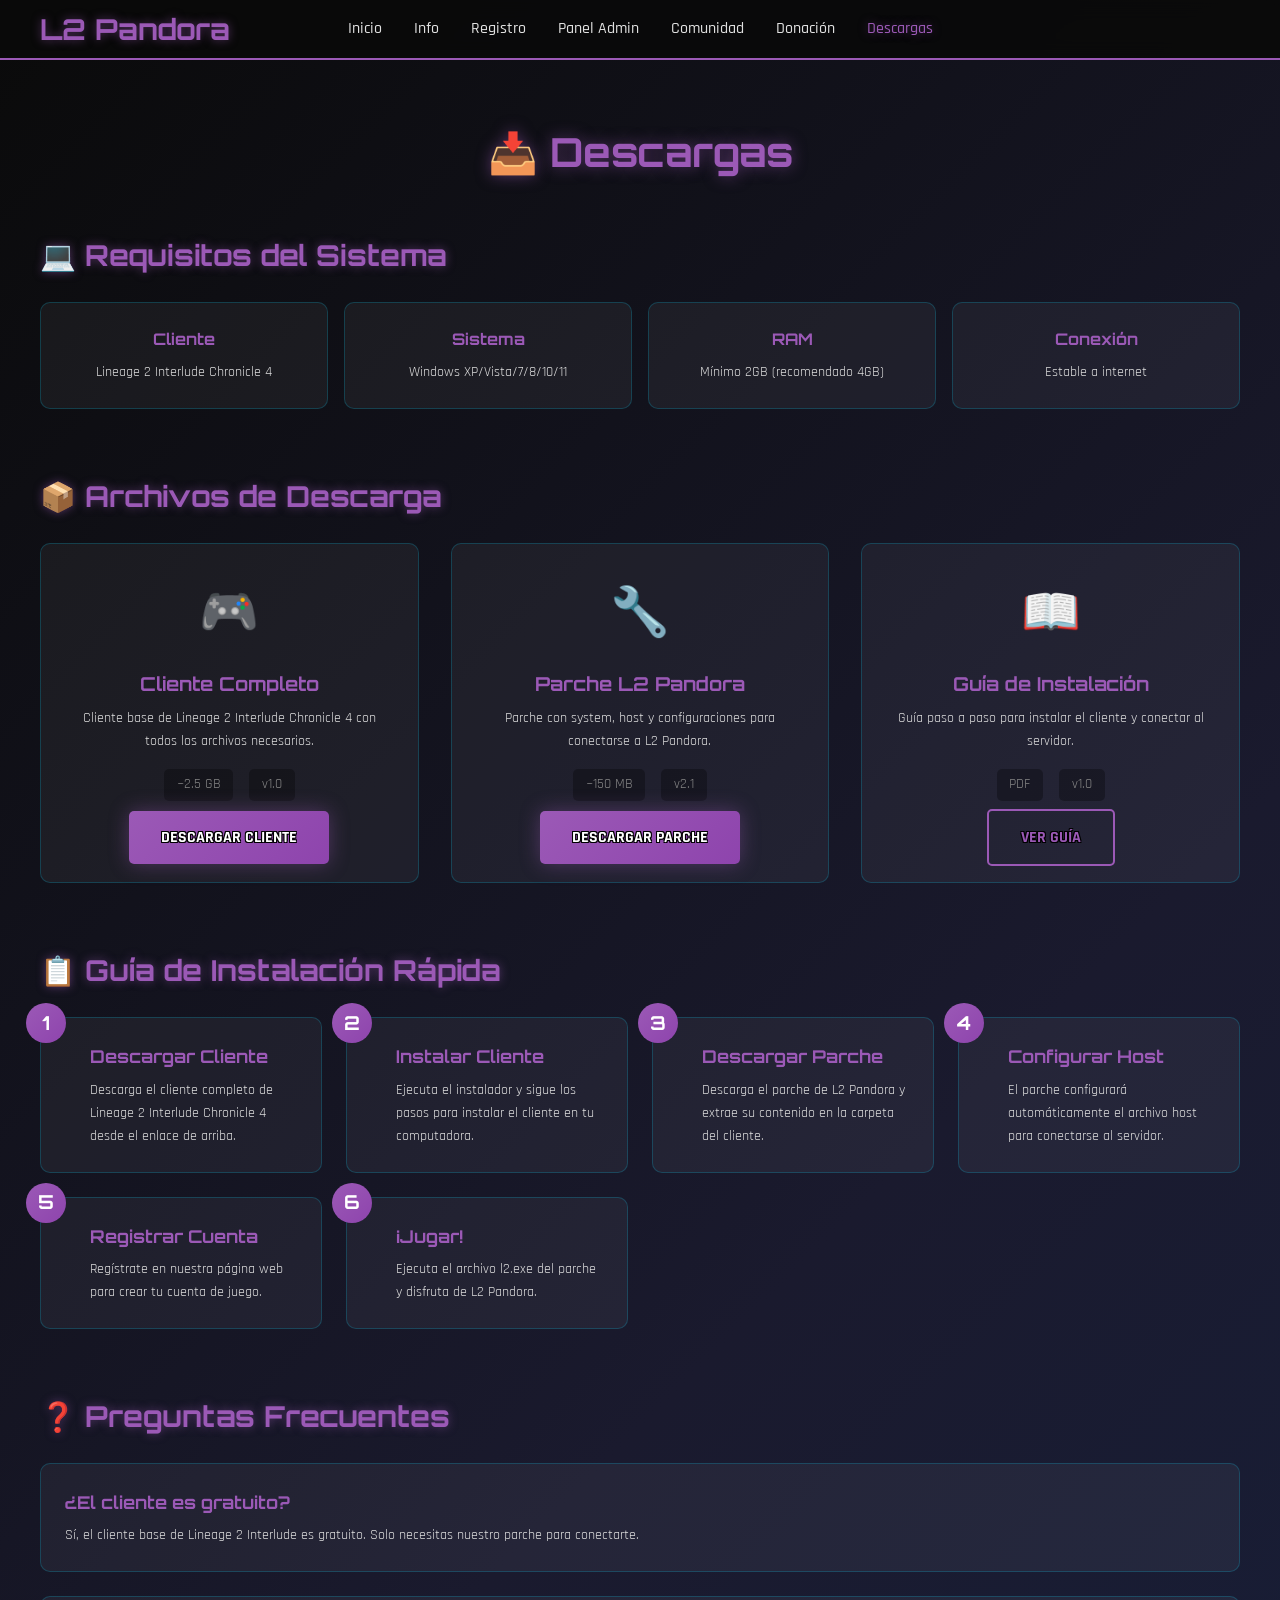
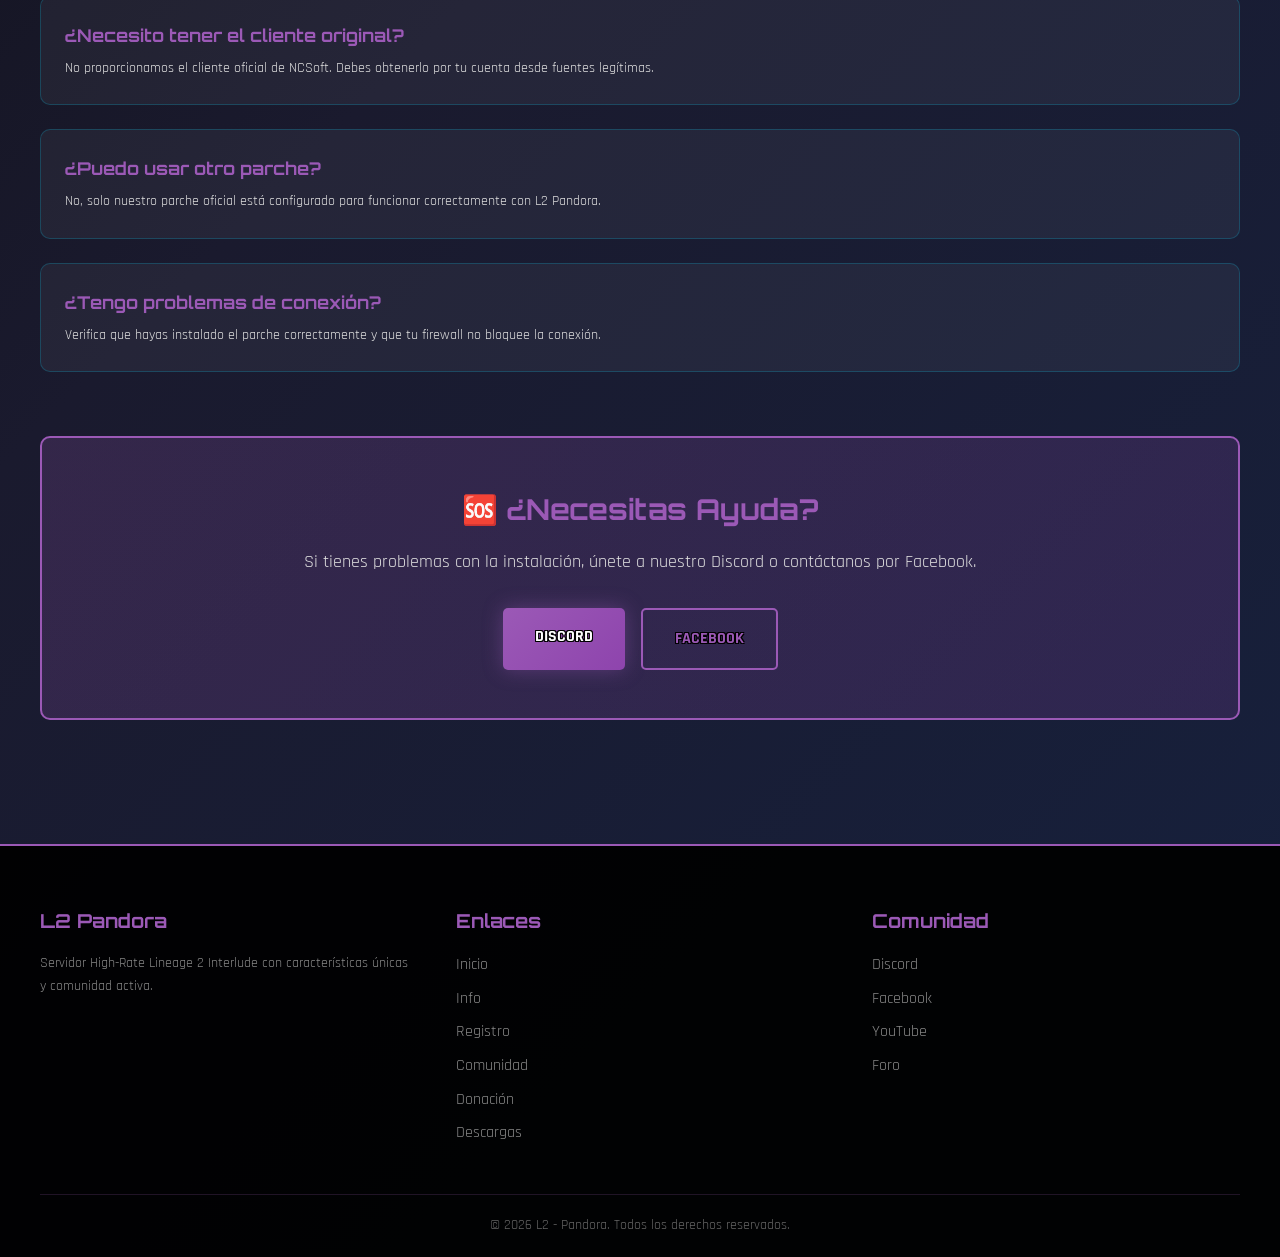
<file: downloads.html>
<!DOCTYPE html>
<html lang="es">
<head>
    <meta charset="UTF-8">
    <meta name="viewport" content="width=device-width, initial-scale=1.0">
    <title>L2 Pandora - Descargas</title>
    <link rel="stylesheet" href="css/style.css">
    <link href="https://fonts.googleapis.com/css2?family=Orbitron:wght@400;700;900&family=Rajdhani:wght@400;500;700&display=swap" rel="stylesheet">
</head>
<body>
    <!-- Navigation -->
    <nav class="navbar">
        <div class="container">
            <div class="logo">
                <a href="index.html">
                    <h1>L2 Pandora</h1>
                </a>
            </div>
            <ul class="nav-links">
                <li><a href="index.html">Inicio</a></li>
                <li><a href="server-info.html">Info</a></li>
                <li><a href="register.html">Registro</a></li>
                <li><a href="admin-panel.html">Panel Admin</a></li>
                <li><a href="community.html">Comunidad</a></li>
                <li><a href="donation.html">Donación</a></li>
                <li><a href="downloads.html" class="active">Descargas</a></li>
            </ul>
        </div>
    </nav>

    <!-- Main Content -->
    <main class="main-content">
        <div class="container">
            <h1 class="section-title">📥 Descargas</h1>
            
            <!-- System Requirements -->
            <section class="info-section">
                <h2 class="info-title">💻 Requisitos del Sistema</h2>
                <div class="requirements">
                    <div class="req-item">
                        <h3>Cliente</h3>
                        <p>Lineage 2 Interlude Chronicle 4</p>
                    </div>
                    <div class="req-item">
                        <h3>Sistema</h3>
                        <p>Windows XP/Vista/7/8/10/11</p>
                    </div>
                    <div class="req-item">
                        <h3>RAM</h3>
                        <p>Mínimo 2GB (recomendado 4GB)</p>
                    </div>
                    <div class="req-item">
                        <h3>Conexión</h3>
                        <p>Estable a internet</p>
                    </div>
                </div>
            </section>

            <!-- Downloads Section -->
            <section class="info-section">
                <h2 class="info-title">📦 Archivos de Descarga</h2>
                <div class="downloads-grid">
                    <div class="download-card">
                        <div class="download-icon">🎮</div>
                        <h3>Cliente Completo</h3>
                        <p>Cliente base de Lineage 2 Interlude Chronicle 4 con todos los archivos necesarios.</p>
                        <div class="download-info">
                            <span class="download-size">~2.5 GB</span>
                            <span class="download-version">v1.0</span>
                        </div>
                        <a href="#" class="btn btn-primary">Descargar Cliente</a>
                    </div>
                    
                    <div class="download-card">
                        <div class="download-icon">🔧</div>
                        <h3>Parche L2 Pandora</h3>
                        <p>Parche con system, host y configuraciones para conectarse a L2 Pandora.</p>
                        <div class="download-info">
                            <span class="download-size">~150 MB</span>
                            <span class="download-version">v2.1</span>
                        </div>
                        <a href="#" class="btn btn-primary">Descargar Parche</a>
                    </div>
                    
                    <div class="download-card">
                        <div class="download-icon">📖</div>
                        <h3>Guía de Instalación</h3>
                        <p>Guía paso a paso para instalar el cliente y conectar al servidor.</p>
                        <div class="download-info">
                            <span class="download-size">PDF</span>
                            <span class="download-version">v1.0</span>
                        </div>
                        <a href="#" class="btn btn-secondary">Ver Guía</a>
                    </div>
                </div>
            </section>

            <!-- Installation Guide -->
            <section class="info-section">
                <h2 class="info-title">📋 Guía de Instalación Rápida</h2>
                <div class="installation-steps">
                    <div class="step-card">
                        <div class="step-number">1</div>
                        <h3>Descargar Cliente</h3>
                        <p>Descarga el cliente completo de Lineage 2 Interlude Chronicle 4 desde el enlace de arriba.</p>
                    </div>
                    <div class="step-card">
                        <div class="step-number">2</div>
                        <h3>Instalar Cliente</h3>
                        <p>Ejecuta el instalador y sigue los pasos para instalar el cliente en tu computadora.</p>
                    </div>
                    <div class="step-card">
                        <div class="step-number">3</div>
                        <h3>Descargar Parche</h3>
                        <p>Descarga el parche de L2 Pandora y extrae su contenido en la carpeta del cliente.</p>
                    </div>
                    <div class="step-card">
                        <div class="step-number">4</div>
                        <h3>Configurar Host</h3>
                        <p>El parche configurará automáticamente el archivo host para conectarse al servidor.</p>
                    </div>
                    <div class="step-card">
                        <div class="step-number">5</div>
                        <h3>Registrar Cuenta</h3>
                        <p>Regístrate en nuestra página web para crear tu cuenta de juego.</p>
                    </div>
                    <div class="step-card">
                        <div class="step-number">6</div>
                        <h3>¡Jugar!</h3>
                        <p>Ejecuta el archivo l2.exe del parche y disfruta de L2 Pandora.</p>
                    </div>
                </div>
            </section>

            <!-- FAQ Section -->
            <section class="info-section">
                <h2 class="info-title">❓ Preguntas Frecuentes</h2>
                <div class="faq-container">
                    <div class="faq-item">
                        <h3>¿El cliente es gratuito?</h3>
                        <p>Sí, el cliente base de Lineage 2 Interlude es gratuito. Solo necesitas nuestro parche para conectarte.</p>
                    </div>
                    <div class="faq-item">
                        <h3>¿Necesito tener el cliente original?</h3>
                        <p>No proporcionamos el cliente oficial de NCSoft. Debes obtenerlo por tu cuenta desde fuentes legítimas.</p>
                    </div>
                    <div class="faq-item">
                        <h3>¿Puedo usar otro parche?</h3>
                        <p>No, solo nuestro parche oficial está configurado para funcionar correctamente con L2 Pandora.</p>
                    </div>
                    <div class="faq-item">
                        <h3>¿Tengo problemas de conexión?</h3>
                        <p>Verifica que hayas instalado el parche correctamente y que tu firewall no bloquee la conexión.</p>
                    </div>
                </div>
            </section>

            <!-- Support -->
            <section class="info-section">
                <div class="support-cta">
                    <h2>🆘 ¿Necesitas Ayuda?</h2>
                    <p>Si tienes problemas con la instalación, únete a nuestro Discord o contáctanos por Facebook.</p>
                    <div class="support-buttons">
                        <a href="https://discord.gg/MRWkqzxCd" class="btn btn-primary">Discord</a>
                        <a href="#" class="btn btn-secondary">Facebook</a>
                    </div>
                </div>
            </section>
        </div>
    </main>

    <!-- Footer -->
    <footer class="footer">
        <div class="container">
            <div class="footer-content">
                <div class="footer-section">
                    <h3>L2 Pandora</h3>
                    <p>Servidor High-Rate Lineage 2 Interlude con características únicas y comunidad activa.</p>
                </div>
                <div class="footer-section">
                    <h3>Enlaces</h3>
                    <ul>
                        <li><a href="index.html">Inicio</a></li>
                        <li><a href="server-info.html">Info</a></li>
                        <li><a href="register.html">Registro</a></li>
                        <li><a href="community.html">Comunidad</a></li>
                        <li><a href="donation.html">Donación</a></li>
                        <li><a href="downloads.html">Descargas</a></li>
                    </ul>
                </div>
                <div class="footer-section">
                    <h3>Comunidad</h3>
                    <ul>
                        <li><a href="https://discord.gg/MRWkqzxCd">Discord</a></li>
                        <li><a href="#">Facebook</a></li>
                        <li><a href="#">YouTube</a></li>
                        <li><a href="#">Foro</a></li>
                    </ul>
                </div>
            </div>
            <div class="footer-bottom">
                <p>&copy; 2026 L2 - Pandora. Todos los derechos reservados.</p>
            </div>
        </div>
    </footer>

    <style>
        .main-content {
            padding: 120px 2rem 60px;
        }
        
        .info-section {
            margin-bottom: 4rem;
        }
        
        .info-title {
            font-family: 'Orbitron', sans-serif;
            font-size: 1.8rem;
            color: #9b59b6;
            margin-bottom: 1.5rem;
            text-shadow: 0 0 10px rgba(155, 89, 182, 0.5);
        }
        
        .requirements {
            display: grid;
            grid-template-columns: repeat(auto-fit, minmax(200px, 1fr));
            gap: 1rem;
        }
        
        .req-item {
            background: rgba(255, 255, 255, 0.05);
            border: 1px solid rgba(0, 212, 255, 0.2);
            border-radius: 10px;
            padding: 1.5rem;
            text-align: center;
        }
        
        .req-item h3 {
            font-family: 'Orbitron', sans-serif;
            color: #9b59b6;
            margin-bottom: 0.5rem;
            font-size: 1rem;
        }
        
        .req-item p {
            color: #e0e0e0;
            font-size: 0.9rem;
        }
        
        .downloads-grid {
            display: grid;
            grid-template-columns: repeat(auto-fit, minmax(300px, 1fr));
            gap: 2rem;
        }
        
        .download-card {
            background: rgba(255, 255, 255, 0.05);
            border: 1px solid rgba(0, 212, 255, 0.2);
            border-radius: 10px;
            padding: 2rem;
            text-align: center;
            transition: all 0.3s;
        }
        
        .download-card:hover {
            transform: translateY(-5px);
            border-color: #9b59b6;
            box-shadow: 0 0 20px rgba(155, 89, 182, 0.3);
        }
        
        .download-icon {
            font-size: 3rem;
            margin-bottom: 1rem;
        }
        
        .download-card h3 {
            font-family: 'Orbitron', sans-serif;
            color: #9b59b6;
            margin-bottom: 0.5rem;
            font-size: 1.2rem;
        }
        
        .download-card p {
            color: #e0e0e0;
            font-size: 0.9rem;
            margin-bottom: 1rem;
        }
        
        .download-info {
            display: flex;
            justify-content: center;
            gap: 1rem;
            margin-bottom: 1.5rem;
        }
        
        .download-size,
        .download-version {
            background: rgba(0, 0, 0, 0.3);
            padding: 0.3rem 0.8rem;
            border-radius: 5px;
            font-size: 0.85rem;
            color: #888;
        }
        
        .installation-steps {
            display: grid;
            grid-template-columns: repeat(auto-fit, minmax(250px, 1fr));
            gap: 1.5rem;
        }
        
        .step-card {
            background: rgba(255, 255, 255, 0.05);
            border: 1px solid rgba(0, 212, 255, 0.2);
            border-radius: 10px;
            padding: 1.5rem;
            position: relative;
        }
        
        .step-number {
            position: absolute;
            top: -15px;
            left: -15px;
            width: 40px;
            height: 40px;
            background: linear-gradient(135deg, #9b59b6 0%, #8e44ad 100%);
            border-radius: 50%;
            display: flex;
            align-items: center;
            justify-content: center;
            font-family: 'Orbitron', sans-serif;
            font-size: 1.2rem;
            color: #fff;
            font-weight: 700;
        }
        
        .step-card h3 {
            font-family: 'Orbitron', sans-serif;
            color: #9b59b6;
            margin-bottom: 0.5rem;
            font-size: 1.1rem;
            padding-left: 25px;
        }
        
        .step-card p {
            color: #e0e0e0;
            font-size: 0.9rem;
            padding-left: 25px;
        }
        
        .faq-container {
            display: grid;
            gap: 1.5rem;
        }
        
        .faq-item {
            background: rgba(255, 255, 255, 0.05);
            border: 1px solid rgba(0, 212, 255, 0.2);
            border-radius: 10px;
            padding: 1.5rem;
        }
        
        .faq-item h3 {
            font-family: 'Orbitron', sans-serif;
            color: #9b59b6;
            margin-bottom: 0.5rem;
            font-size: 1.1rem;
        }
        
        .faq-item p {
            color: #e0e0e0;
            font-size: 0.9rem;
        }
        
        .support-cta {
            background: linear-gradient(135deg, rgba(155, 89, 182, 0.2) 0%, rgba(142, 68, 173, 0.2) 100%);
            border: 2px solid #9b59b6;
            border-radius: 10px;
            padding: 3rem;
            text-align: center;
        }
        
        .support-cta h2 {
            font-family: 'Orbitron', sans-serif;
            color: #9b59b6;
            margin-bottom: 1rem;
            font-size: 1.8rem;
        }
        
        .support-cta p {
            color: #e0e0e0;
            margin-bottom: 2rem;
            font-size: 1.1rem;
        }
        
        .support-buttons {
            display: flex;
            gap: 1rem;
            justify-content: center;
            flex-wrap: wrap;
        }
    </style>

    <script src="js/main.js"></script>
</body>
</html>
</file>
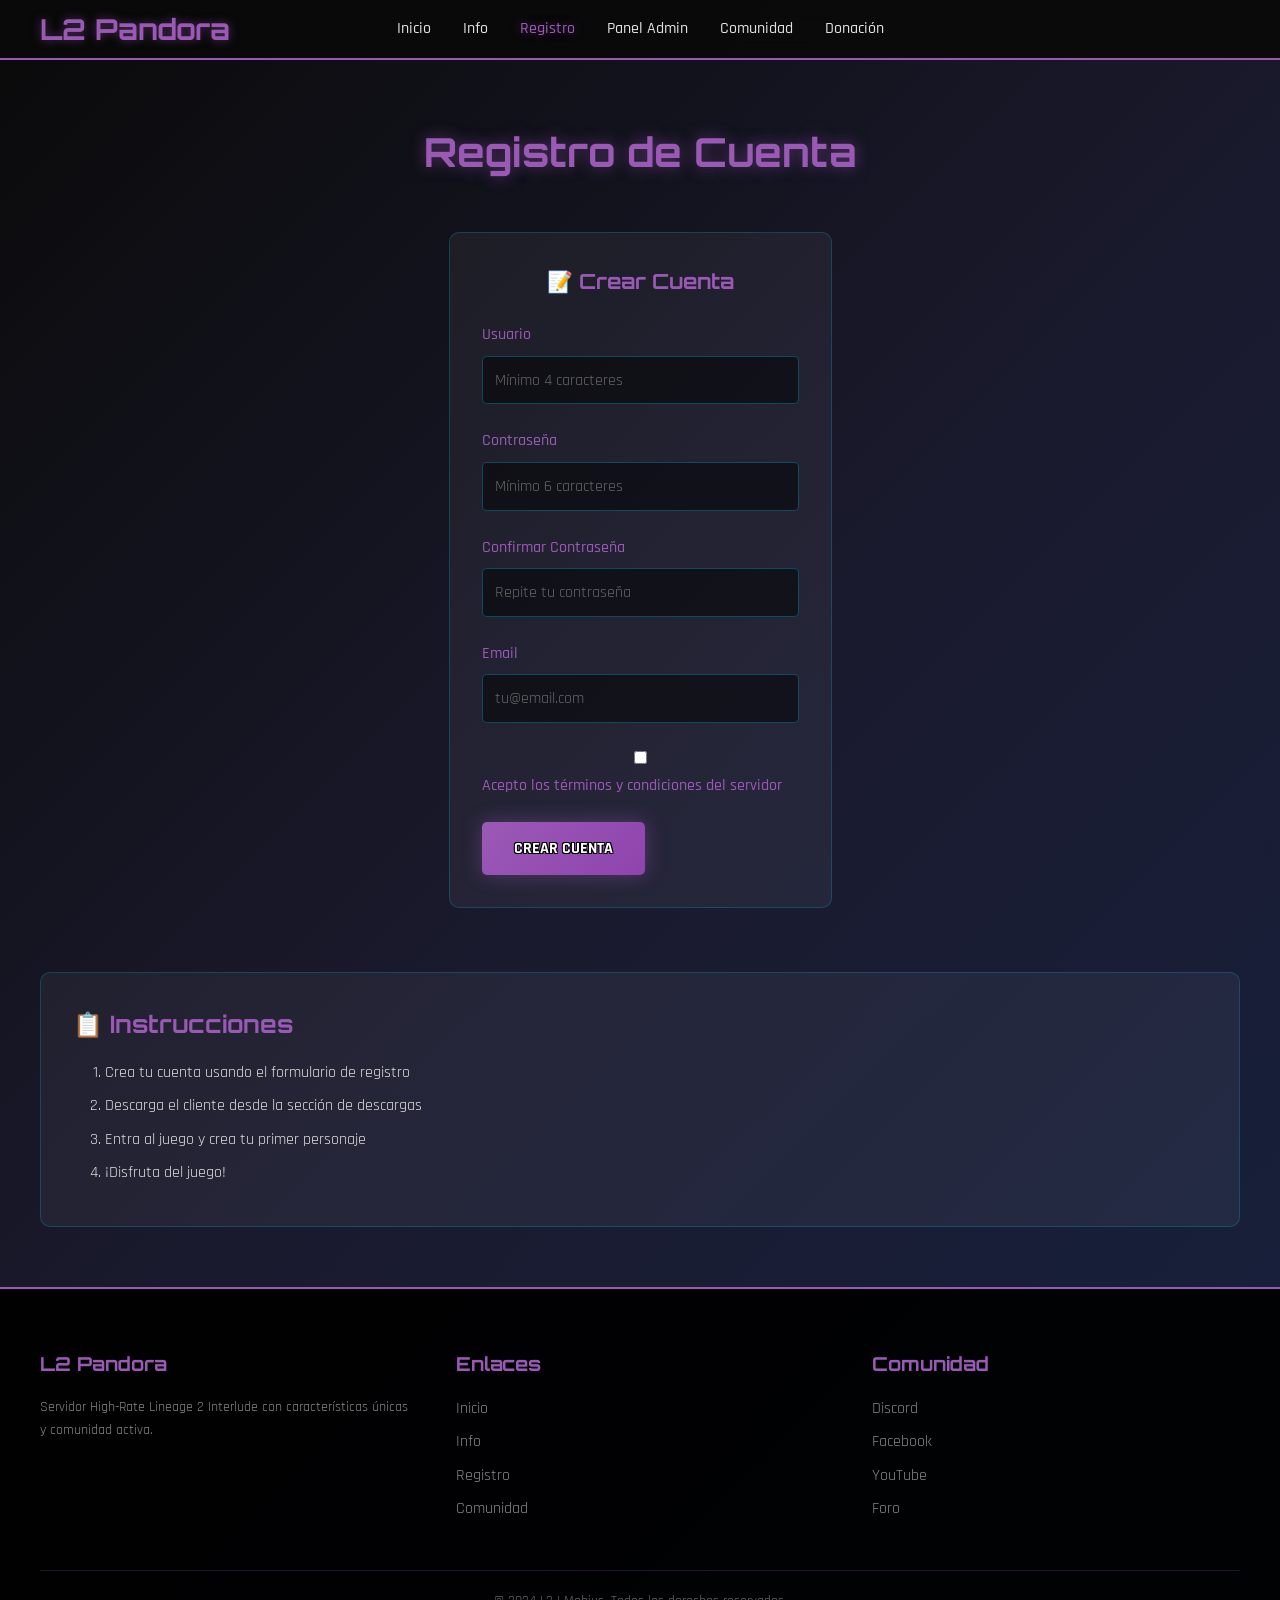
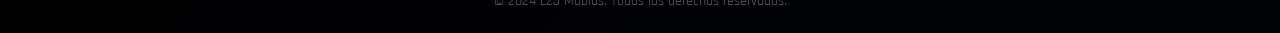
<file: register.html>
<!DOCTYPE html>
<html lang="es">
<head>
    <meta charset="UTF-8">
    <meta name="viewport" content="width=device-width, initial-scale=1.0">
    <title>L2 Pandora - Registro</title>
    <link rel="stylesheet" href="css/style.css">
    <link href="https://fonts.googleapis.com/css2?family=Orbitron:wght@400;700;900&family=Rajdhani:wght@400;500;700&display=swap" rel="stylesheet">
</head>
<body>
    <!-- Navigation -->
    <nav class="navbar">
        <div class="container">
            <div class="logo">
                <a href="index.html">
                    <h1>L2 Pandora</h1>
                </a>
            </div>
            <ul class="nav-links">
                <li><a href="index.html">Inicio</a></li>
                <li><a href="server-info.html">Info</a></li>
                <li><a href="register.html" class="active">Registro</a></li>
                <li><a href="admin-panel.html">Panel Admin</a></li>
                <li><a href="community.html">Comunidad</a></li>
                <li><a href="donation.html">Donación</a></li>
            </ul>
        </div>
    </nav>

    <!-- Main Content -->
    <main class="main-content">
        <div class="container">
            <h1 class="section-title">Registro de Cuenta</h1>
            
            <div class="registration-container">
                <!-- Account Registration -->
                <div class="form-container">
                    <h2 class="form-title">📝 Crear Cuenta</h2>
                    <form id="accountForm">
                        <div class="form-group">
                            <label for="username">Usuario</label>
                            <input type="text" id="username" name="username" required minlength="4" maxlength="16" placeholder="Mínimo 4 caracteres">
                        </div>
                        <div class="form-group">
                            <label for="password">Contraseña</label>
                            <input type="password" id="password" name="password" required minlength="6" placeholder="Mínimo 6 caracteres">
                        </div>
                        <div class="form-group">
                            <label for="confirmPassword">Confirmar Contraseña</label>
                            <input type="password" id="confirmPassword" name="confirmPassword" required placeholder="Repite tu contraseña">
                        </div>
                        <div class="form-group">
                            <label for="email">Email</label>
                            <input type="email" id="email" name="email" required placeholder="tu@email.com">
                        </div>
                        <div class="form-group">
                            <label>
                                <input type="checkbox" name="terms" required>
                                Acepto los términos y condiciones del servidor
                            </label>
                        </div>
                        <button type="submit" class="btn btn-primary">Crear Cuenta</button>
                    </form>
                    <div id="accountMessage"></div>
                </div>
            </div>

            <!-- Instructions -->
            <div class="instructions">
                <h2 class="info-title">📋 Instrucciones</h2>
                <ol class="instructions-list">
                    <li>Crea tu cuenta usando el formulario de registro</li>
                    <li>Descarga el cliente desde la sección de descargas</li>
                    <li>Entra al juego y crea tu primer personaje</li>
                    <li>¡Disfruta del juego!</li>
                </ol>
            </div>
        </div>
    </main>

    <!-- Footer -->
    <footer class="footer">
        <div class="container">
            <div class="footer-content">
                <div class="footer-section">
                    <h3>L2 Pandora</h3>
                    <p>Servidor High-Rate Lineage 2 Interlude con características únicas y comunidad activa.</p>
                </div>
                <div class="footer-section">
                    <h3>Enlaces</h3>
                    <ul>
                        <li><a href="index.html">Inicio</a></li>
                        <li><a href="server-info.html">Info</a></li>
                        <li><a href="register.html">Registro</a></li>
                        <li><a href="community.html">Comunidad</a></li>
                    </ul>
                </div>
                <div class="footer-section">
                    <h3>Comunidad</h3>
                    <ul>
                        <li><a href="https://discord.gg/MRWkqzxCd">Discord</a></li>
                        <li><a href="#">Facebook</a></li>
                        <li><a href="#">YouTube</a></li>
                        <li><a href="#">Foro</a></li>
                    </ul>
                </div>
            </div>
            <div class="footer-bottom">
                <p>&copy; 2024 L2J Mobius. Todos los derechos reservados.</p>
            </div>
        </div>
    </footer>

    <style>
        .main-content {
            padding: 120px 2rem 60px;
        }
        
        .registration-container {
            display: grid;
            grid-template-columns: repeat(auto-fit, minmax(400px, 1fr));
            gap: 2rem;
            margin-bottom: 4rem;
        }
        
        .form-title {
            font-family: 'Orbitron', sans-serif;
            color: #9b59b6;
            margin-bottom: 1.5rem;
            font-size: 1.3rem;
            text-align: center;
        }
        
        .instructions {
            background: rgba(255, 255, 255, 0.05);
            border: 1px solid rgba(0, 212, 255, 0.2);
            border-radius: 10px;
            padding: 2rem;
        }
        
        .info-title {
            font-family: 'Orbitron', sans-serif;
            color: #9b59b6;
            margin-bottom: 1rem;
            font-size: 1.5rem;
        }
        
        .instructions-list {
            color: #e0e0e0;
            padding-left: 2rem;
        }
        
        .instructions-list li {
            margin-bottom: 0.5rem;
        }
    </style>

    <script src="js/register.js"></script>
</body>
</html>
</file>
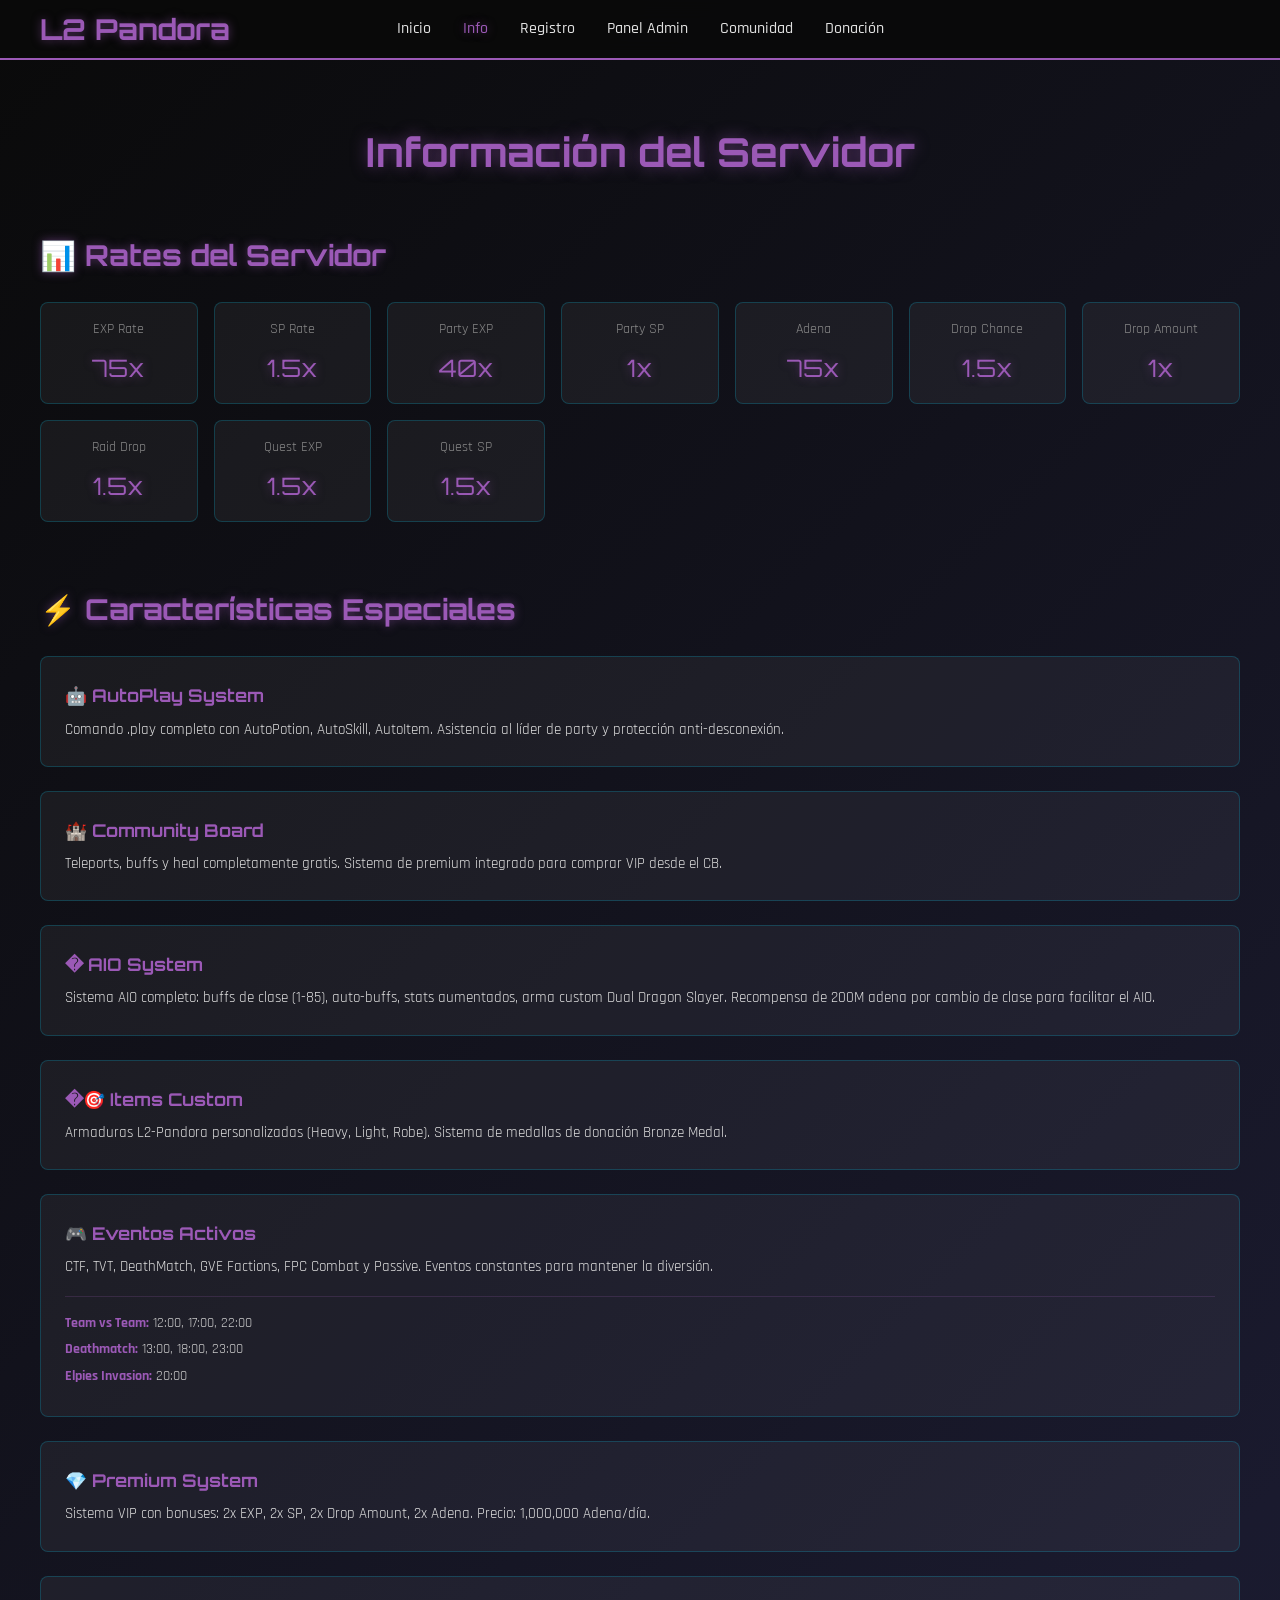
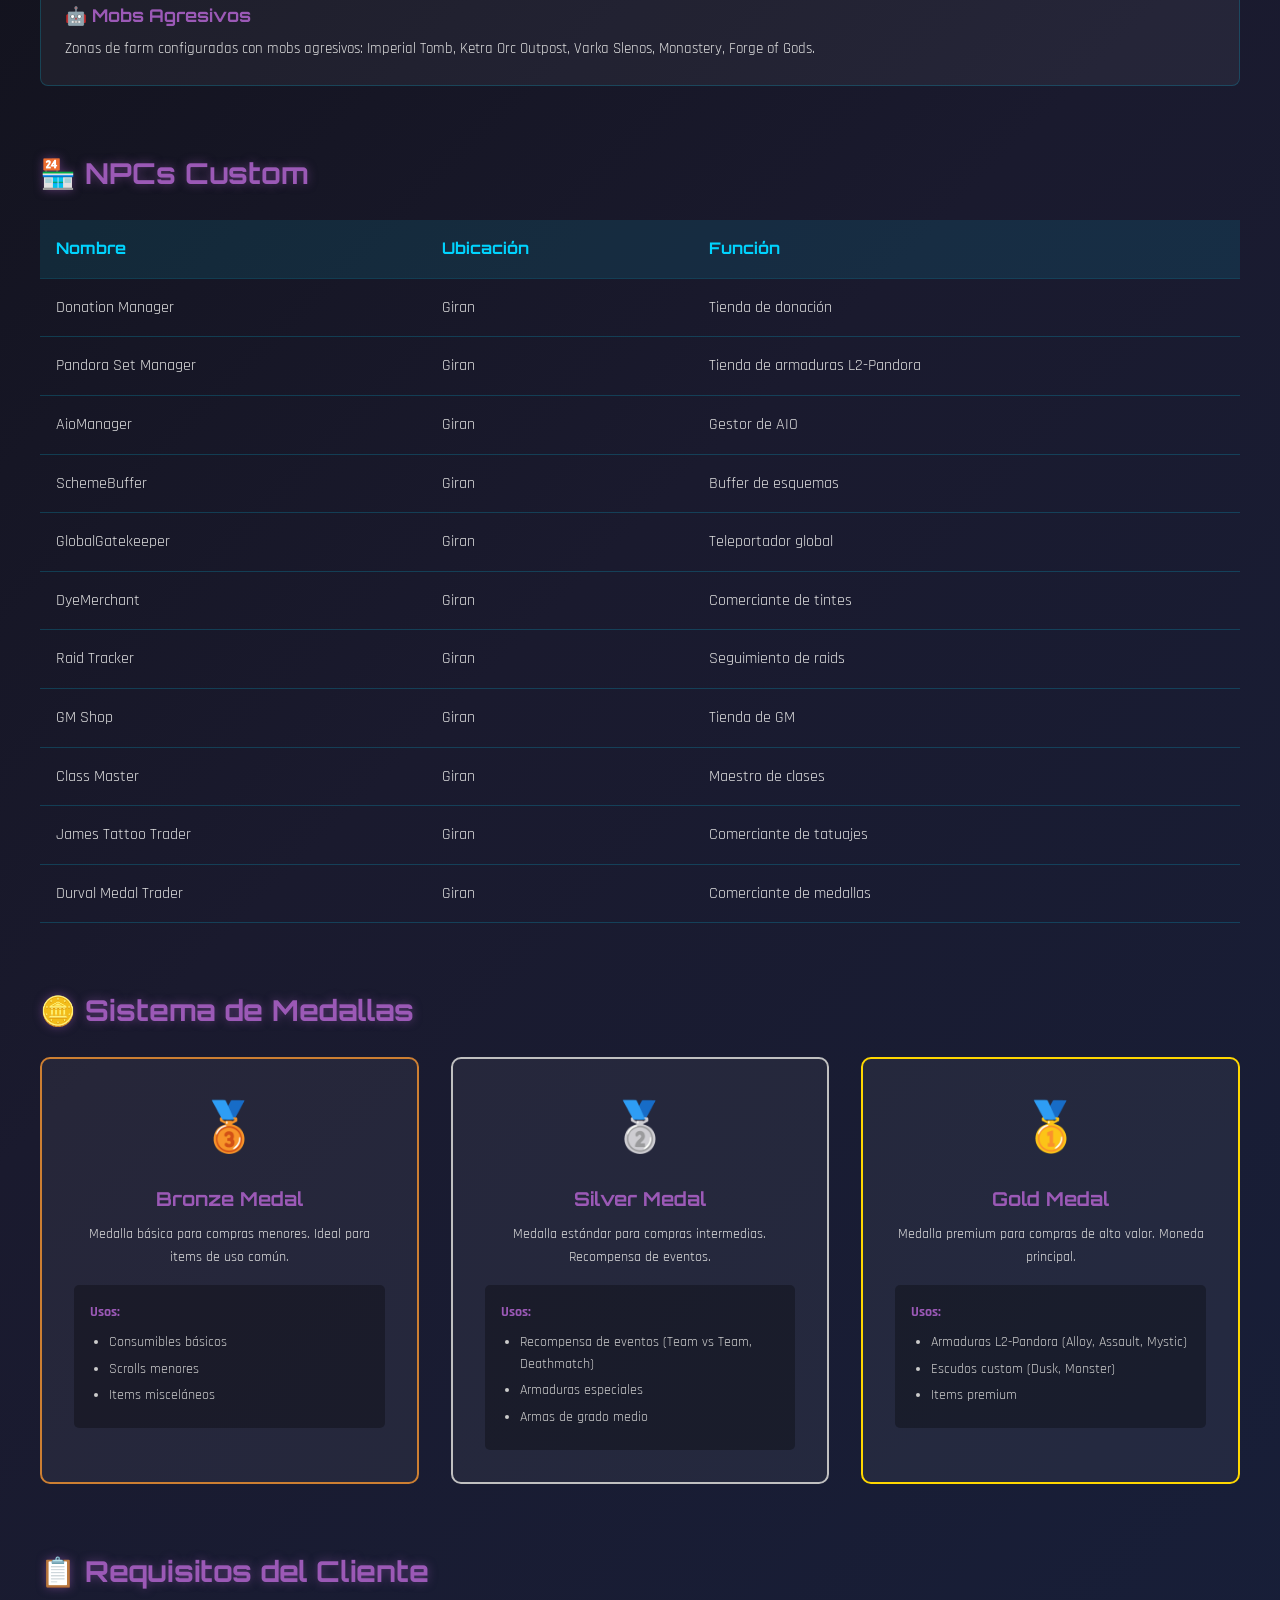
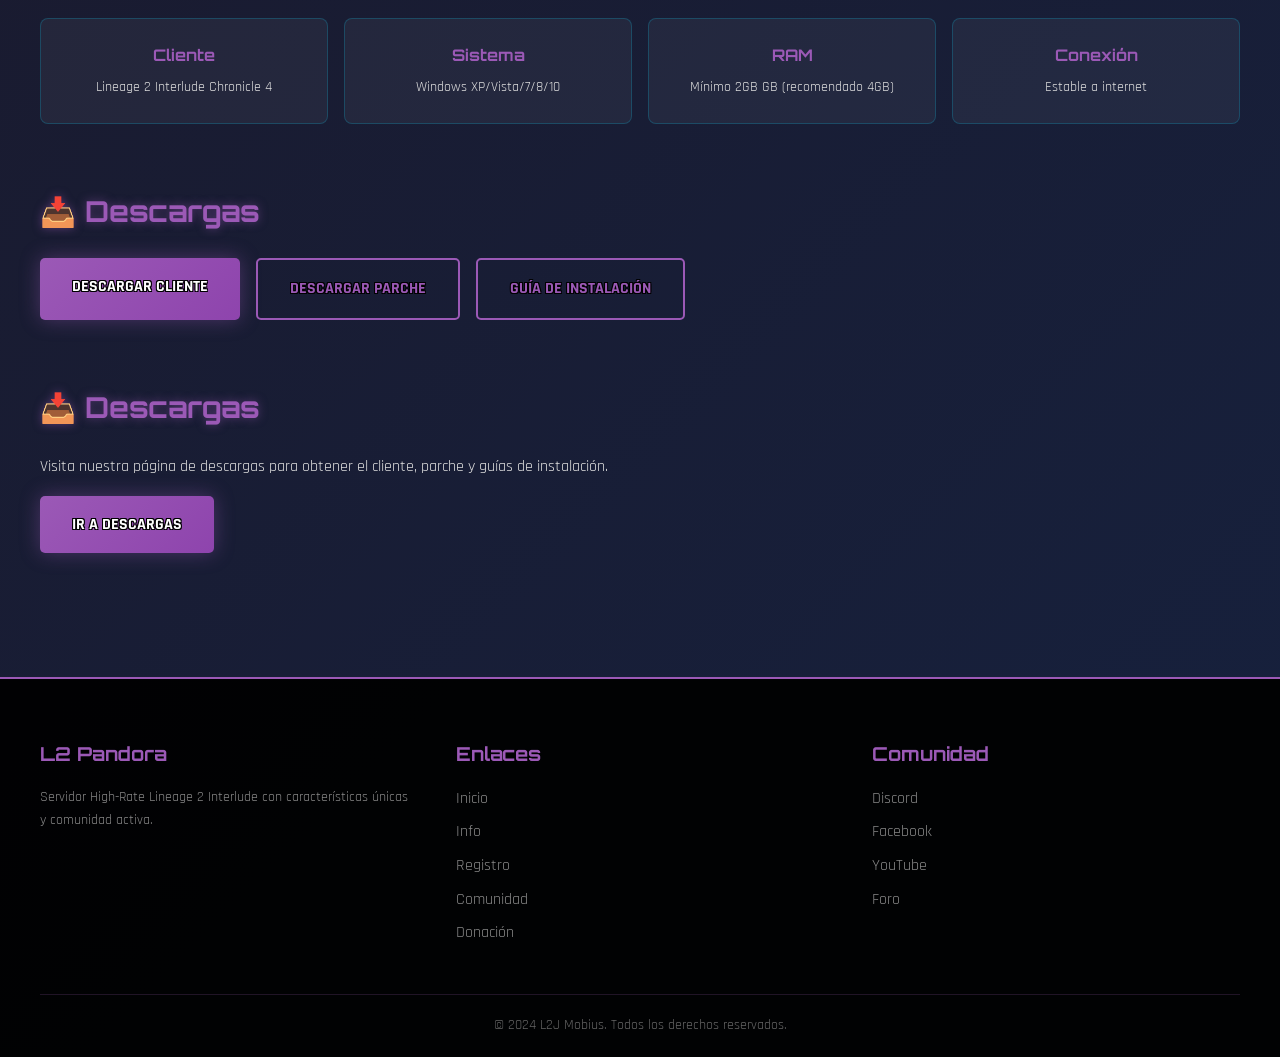
<file: server-info.html>
<!DOCTYPE html>
<html lang="es">
<head>
    <meta charset="UTF-8">
    <meta name="viewport" content="width=device-width, initial-scale=1.0">
    <title>L2 Pandora - Información del Servidor</title>
    <link rel="stylesheet" href="css/style.css">
    <link href="https://fonts.googleapis.com/css2?family=Orbitron:wght@400;700;900&family=Rajdhani:wght@400;500;700&display=swap" rel="stylesheet">
</head>
<body>
    <!-- Navigation -->
    <nav class="navbar">
        <div class="container">
            <div class="logo">
                <a href="index.html">
                    <h1>L2 Pandora</h1>
                </a>
            </div>
            <ul class="nav-links">
                <li><a href="index.html">Inicio</a></li>
                <li><a href="server-info.html" class="active">Info</a></li>
                <li><a href="register.html">Registro</a></li>
                <li><a href="admin-panel.html">Panel Admin</a></li>
                <li><a href="community.html">Comunidad</a></li>
                <li><a href="donation.html">Donación</a></li>
            </ul>
        </div>
    </nav>

    <!-- Main Content -->
    <main class="main-content">
        <div class="container">
            <h1 class="section-title">Información del Servidor</h1>
            
            <!-- Rates Section -->
            <section class="info-section">
                <h2 class="info-title">📊 Rates del Servidor</h2>
                <div class="rates-grid">
                    <div class="rate-item">
                        <span class="rate-label">EXP Rate</span>
                        <span class="rate-value">75x</span>
                    </div>
                    <div class="rate-item">
                        <span class="rate-label">SP Rate</span>
                        <span class="rate-value">1.5x</span>
                    </div>
                    <div class="rate-item">
                        <span class="rate-label">Party EXP</span>
                        <span class="rate-value">40x</span>
                    </div>
                    <div class="rate-item">
                        <span class="rate-label">Party SP</span>
                        <span class="rate-value">1x</span>
                    </div>
                    <div class="rate-item">
                        <span class="rate-label">Adena</span>
                        <span class="rate-value">75x</span>
                    </div>
                    <div class="rate-item">
                        <span class="rate-label">Drop Chance</span>
                        <span class="rate-value">1.5x</span>
                    </div>
                    <div class="rate-item">
                        <span class="rate-label">Drop Amount</span>
                        <span class="rate-value">1x</span>
                    </div>
                    <div class="rate-item">
                        <span class="rate-label">Raid Drop</span>
                        <span class="rate-value">1.5x</span>
                    </div>
                    <div class="rate-item">
                        <span class="rate-label">Quest EXP</span>
                        <span class="rate-value">1.5x</span>
                    </div>
                    <div class="rate-item">
                        <span class="rate-label">Quest SP</span>
                        <span class="rate-value">1.5x</span>
                    </div>
                </div>
            </section>

            <!-- Features Section -->
            <section class="info-section">
                <h2 class="info-title">⚡ Características Especiales</h2>
                <div class="features-list">
                    <div class="feature-item">
                        <h3>🤖 AutoPlay System</h3>
                        <p>Comando .play completo con AutoPotion, AutoSkill, AutoItem. Asistencia al líder de party y protección anti-desconexión.</p>
                    </div>
                    <div class="feature-item">
                        <h3>🏰 Community Board</h3>
                        <p>Teleports, buffs y heal completamente gratis. Sistema de premium integrado para comprar VIP desde el CB.</p>
                    </div>
                    <div class="feature-item">
                        <h3>� AIO System</h3>
                        <p>Sistema AIO completo: buffs de clase (1-85), auto-buffs, stats aumentados, arma custom Dual Dragon Slayer. Recompensa de 200M adena por cambio de clase para facilitar el AIO.</p>
                    </div>
                    <div class="feature-item">
                        <h3>�🎯 Items Custom</h3>
                        <p>Armaduras L2-Pandora personalizadas (Heavy, Light, Robe). Sistema de medallas de donación Bronze Medal.</p>
                    </div>
                    <div class="feature-item">
                        <h3>🎮 Eventos Activos</h3>
                        <p>CTF, TVT, DeathMatch, GVE Factions, FPC Combat y Passive. Eventos constantes para mantener la diversión.</p>
                        <div class="event-schedule">
                            <p><strong>Team vs Team:</strong> 12:00, 17:00, 22:00</p>
                            <p><strong>Deathmatch:</strong> 13:00, 18:00, 23:00</p>
                            <p><strong>Elpies Invasion:</strong> 20:00</p>
                        </div>
                    </div>
                    <div class="feature-item">
                        <h3>💎 Premium System</h3>
                        <p>Sistema VIP con bonuses: 2x EXP, 2x SP, 2x Drop Amount, 2x Adena. Precio: 1,000,000 Adena/día.</p>
                    </div>
                    <div class="feature-item">
                        <h3>🤖 Mobs Agresivos</h3>
                        <p>Zonas de farm configuradas con mobs agresivos: Imperial Tomb, Ketra Orc Outpost, Varka Slenos, Monastery, Forge of Gods.</p>
                    </div>
                </div>
            </section>

            <!-- Custom NPCs Section -->
            <section class="info-section">
                <h2 class="info-title">🏪 NPCs Custom</h2>
                <table class="npc-table">
                    <thead>
                        <tr>
                            <th>Nombre</th>
                            <th>Ubicación</th>
                            <th>Función</th>
                        </tr>
                    </thead>
                    <tbody>
                        <tr>
                            <td>Donation Manager</td>
                            <td>Giran</td>
                            <td>Tienda de donación</td>
                        </tr>
                        <tr>
                            <td>Pandora Set Manager</td>
                            <td>Giran</td>
                            <td>Tienda de armaduras L2-Pandora</td>
                        </tr>
                        <tr>
                            <td>AioManager</td>
                            <td>Giran</td>
                            <td>Gestor de AIO</td>
                        </tr>
                        <tr>
                            <td>SchemeBuffer</td>
                            <td>Giran</td>
                            <td>Buffer de esquemas</td>
                        </tr>
                        <tr>
                            <td>GlobalGatekeeper</td>
                            <td>Giran</td>
                            <td>Teleportador global</td>
                        </tr>
                        <tr>
                            <td>DyeMerchant</td>
                            <td>Giran</td>
                            <td>Comerciante de tintes</td>
                        </tr>
                        <tr>
                            <td>Raid Tracker</td>
                            <td>Giran</td>
                            <td>Seguimiento de raids</td>
                        </tr>
                        <tr>
                            <td>GM Shop</td>
                            <td>Giran</td>
                            <td>Tienda de GM</td>
                        </tr>
                        <tr>
                            <td>Class Master</td>
                            <td>Giran</td>
                            <td>Maestro de clases</td>
                        </tr>
                        <tr>
                            <td>James Tattoo Trader</td>
                            <td>Giran</td>
                            <td>Comerciante de tatuajes</td>
                        </tr>
                        <tr>
                            <td>Durval Medal Trader</td>
                            <td>Giran</td>
                            <td>Comerciante de medallas</td>
                        </tr>
                    </tbody>
                </table>
            </section>

            <!-- Medals System Section -->
            <section class="info-section">
                <h2 class="info-title">🪙 Sistema de Medallas</h2>
                <div class="medals-grid">
                    <div class="medal-card bronze">
                        <div class="medal-icon">🥉</div>
                        <h3>Bronze Medal</h3>
                        <p>Medalla básica para compras menores. Ideal para items de uso común.</p>
                        <div class="medal-uses">
                            <h4>Usos:</h4>
                            <ul>
                                <li>Consumibles básicos</li>
                                <li>Scrolls menores</li>
                                <li>Items misceláneos</li>
                            </ul>
                        </div>
                    </div>
                    
                    <div class="medal-card silver">
                        <div class="medal-icon">🥈</div>
                        <h3>Silver Medal</h3>
                        <p>Medalla estándar para compras intermedias. Recompensa de eventos.</p>
                        <div class="medal-uses">
                            <h4>Usos:</h4>
                            <ul>
                                <li>Recompensa de eventos (Team vs Team, Deathmatch)</li>
                                <li>Armaduras especiales</li>
                                <li>Armas de grado medio</li>
                            </ul>
                        </div>
                    </div>
                    
                    <div class="medal-card gold">
                        <div class="medal-icon">🥇</div>
                        <h3>Gold Medal</h3>
                        <p>Medalla premium para compras de alto valor. Moneda principal.</p>
                        <div class="medal-uses">
                            <h4>Usos:</h4>
                            <ul>
                                <li>Armaduras L2-Pandora (Alloy, Assault, Mystic)</li>
                                <li>Escudos custom (Dusk, Monster)</li>
                                <li>Items premium</li>
                            </ul>
                        </div>
                    </div>
                </div>
            </section>

            <!-- Requirements Section -->
            <section class="info-section">
                <h2 class="info-title">📋 Requisitos del Cliente</h2>
                <div class="requirements">
                    <div class="req-item">
                        <h3>Cliente</h3>
                        <p>Lineage 2 Interlude Chronicle 4</p>
                    </div>
                    <div class="req-item">
                        <h3>Sistema</h3>
                        <p>Windows XP/Vista/7/8/10</p>
                    </div>
                    <div class="req-item">
                        <h3>RAM</h3>
                        <p>Mínimo 2GB GB (recomendado 4GB)</p>
                    </div>
                    <div class="req-item">
                        <h3>Conexión</h3>
                        <p>Estable a internet</p>
                    </div>
                </div>
            </section>

            <!-- Download Section -->
            <section class="info-section">
                <h2 class="info-title">📥 Descargas</h2>
                <div class="download-buttons">
                    <a href="#" class="btn btn-primary">Descargar Cliente</a>
                    <a href="#" class="btn btn-secondary">Descargar Parche</a>
                    <a href="#" class="btn btn-secondary">Guía de Instalación</a>
                </div>
            </section>

            <!-- Download Section -->
            <section class="info-section">
                <h2 class="info-title">📥 Descargas</h2>
                <p style="color: #e0e0e0; margin-bottom: 1rem;">Visita nuestra página de descargas para obtener el cliente, parche y guías de instalación.</p>
                <div class="download-buttons">
                    <a href="downloads.html" class="btn btn-primary">Ir a Descargas</a>
                </div>
            </section>
        </div>
    </main>

    <!-- Footer -->
    <footer class="footer">
        <div class="container">
            <div class="footer-content">
                <div class="footer-section">
                    <h3>L2 Pandora</h3>
                    <p>Servidor High-Rate Lineage 2 Interlude con características únicas y comunidad activa.</p>
                </div>
                <div class="footer-section">
                    <h3>Enlaces</h3>
                    <ul>
                        <li><a href="index.html">Inicio</a></li>
                        <li><a href="server-info.html">Info</a></li>
                        <li><a href="register.html">Registro</a></li>
                        <li><a href="community.html">Comunidad</a></li>
                        <li><a href="donation.html">Donación</a></li>
                    </ul>
                </div>
                <div class="footer-section">
                    <h3>Comunidad</h3>
                    <ul>
                        <li><a href="https://discord.gg/MRWkqzxCd">Discord</a></li>
                        <li><a href="#">Facebook</a></li>
                        <li><a href="#">YouTube</a></li>
                        <li><a href="#">Foro</a></li>
                    </ul>
                </div>
            </div>
            <div class="footer-bottom">
                <p>&copy; 2024 L2J Mobius. Todos los derechos reservados.</p>
            </div>
        </div>
    </footer>

    <style>
        .main-content {
            padding: 120px 2rem 60px;
        }
        
        .info-section {
            margin-bottom: 4rem;
        }
        
        .info-title {
            font-family: 'Orbitron', sans-serif;
            font-size: 1.8rem;
            color: #9b59b6;
            margin-bottom: 1.5rem;
            text-shadow: 0 0 10px rgba(155, 89, 182, 0.5);
        }
        
        .rates-grid {
            display: grid;
            grid-template-columns: repeat(auto-fit, minmax(150px, 1fr));
            gap: 1rem;
        }
        
        .rate-item {
            background: rgba(255, 255, 255, 0.05);
            border: 1px solid rgba(0, 212, 255, 0.2);
            border-radius: 8px;
            padding: 1rem;
            text-align: center;
        }
        
        .rate-label {
            display: block;
            color: #888;
            font-size: 0.85rem;
            margin-bottom: 0.5rem;
        }
        
        .rate-value {
            font-family: 'Orbitron', sans-serif;
            font-size: 1.5rem;
            color: #9b59b6;
            text-shadow: 0 0 10px rgba(155, 89, 182, 0.5);
        }
        
        .features-list {
            display: grid;
            gap: 1.5rem;
        }
        
        .feature-item {
            background: rgba(255, 255, 255, 0.05);
            border: 1px solid rgba(0, 212, 255, 0.2);
            border-radius: 8px;
            padding: 1.5rem;
        }
        
        .feature-item h3 {
            font-family: 'Orbitron', sans-serif;
            color: #9b59b6;
            margin-bottom: 0.5rem;
            font-size: 1.1rem;
        }
        
        .feature-item p {
            color: #e0e0e0;
            font-size: 0.95rem;
        }

        .event-schedule {
            margin-top: 1rem;
            padding-top: 1rem;
            border-top: 1px solid rgba(155, 89, 182, 0.2);
        }

        .event-schedule p {
            font-size: 0.85rem;
            margin-bottom: 0.3rem;
            color: #ccc;
        }

        .event-schedule strong {
            color: #9b59b6;
        }

        .medals-grid {
            display: grid;
            grid-template-columns: repeat(auto-fit, minmax(250px, 1fr));
            gap: 2rem;
        }
        
        .medal-card {
            background: rgba(255, 255, 255, 0.05);
            border: 2px solid rgba(0, 212, 255, 0.2);
            border-radius: 10px;
            padding: 2rem;
            text-align: center;
            transition: all 0.3s;
        }
        
        .medal-card:hover {
            transform: translateY(-5px);
            box-shadow: 0 0 20px rgba(155, 89, 182, 0.3);
        }
        
        .medal-card.bronze {
            border-color: #cd7f32;
        }
        
        .medal-card.silver {
            border-color: #c0c0c0;
        }
        
        .medal-card.gold {
            border-color: #ffd700;
        }
        
        .medal-icon {
            font-size: 3rem;
            margin-bottom: 1rem;
        }
        
        .medal-card h3 {
            font-family: 'Orbitron', sans-serif;
            color: #9b59b6;
            margin-bottom: 0.5rem;
            font-size: 1.2rem;
        }
        
        .medal-id {
            color: #888;
            font-size: 0.85rem;
            margin-bottom: 1rem;
        }
        
        .medal-card p {
            color: #e0e0e0;
            font-size: 0.9rem;
            margin-bottom: 1rem;
        }
        
        .medal-uses {
            text-align: left;
            background: rgba(0, 0, 0, 0.3);
            padding: 1rem;
            border-radius: 5px;
        }
        
        .medal-uses h4 {
            color: #9b59b6;
            margin-bottom: 0.5rem;
            font-size: 0.9rem;
        }
        
        .medal-uses ul {
            color: #ccc;
            font-size: 0.85rem;
            padding-left: 1.2rem;
        }
        
        .medal-uses li {
            margin-bottom: 0.3rem;
        }

        .npc-table {
            width: 100%;
            border-collapse: collapse;
            margin-top: 1rem;
        }
        
        .requirements {
            display: grid;
            grid-template-columns: repeat(auto-fit, minmax(200px, 1fr));
            gap: 1rem;
        }
        
        .req-item {
            background: rgba(255, 255, 255, 0.05);
            border: 1px solid rgba(0, 212, 255, 0.2);
            border-radius: 8px;
            padding: 1.5rem;
            text-align: center;
        }
        
        .req-item h3 {
            font-family: 'Orbitron', sans-serif;
            color: #9b59b6;
            margin-bottom: 0.5rem;
            font-size: 1rem;
        }
        
        .req-item p {
            color: #e0e0e0;
            font-size: 0.9rem;
        }
        
        .download-buttons {
            display: flex;
            gap: 1rem;
            flex-wrap: wrap;
        }
    </style>
</body>
</html>
</file>
<file: css/style.css>
/* Reset and Base Styles */
* {
    margin: 0;
    padding: 0;
    box-sizing: border-box;
}

body {
    font-family: 'Rajdhani', sans-serif;
    background: linear-gradient(135deg, #0a0a0a 0%, #1a1a2e 50%, #16213e 100%);
    color: #e0e0e0;
    line-height: 1.6;
    min-height: 100vh;
}

/* Navigation */
.navbar {
    background: rgba(10, 10, 10, 0.95);
    backdrop-filter: blur(10px);
    padding: 1rem 0;
    position: fixed;
    width: 100%;
    top: 0;
    z-index: 1000;
    border-bottom: 2px solid #9b59b6;
}

.navbar .container {
    max-width: 1200px;
    margin: 0 auto;
    padding: 0 2rem;
    display: flex;
    justify-content: space-between;
    align-items: center;
    position: relative;
}

.navbar .container .logo {
    position: absolute;
    left: 0;
}

.navbar .container .nav-links {
    margin: 0 auto;
}

.logo h1 {
    font-family: 'Orbitron', sans-serif;
    font-size: 1.8rem;
    color: #9b59b6;
    text-shadow: 0 0 10px rgba(155, 89, 182, 0.5);
}

.logo a {
    text-decoration: none;
    color: inherit;
}

.logo a:hover {
    text-decoration: none;
    color: #8e44ad;
}

.logo .subtitle {
    font-size: 0.8rem;
    color: #888;
    display: block;
}

.nav-links {
    display: flex;
    list-style: none;
    gap: 2rem;
}

.nav-links a {
    color: #e0e0e0;
    text-decoration: none;
    font-weight: 500;
    transition: color 0.3s, text-shadow 0.3s;
    font-size: 1rem;
}

.nav-links a:hover,
.nav-links a.active {
    color: #9b59b6;
    text-shadow: 0 0 10px rgba(155, 89, 182, 0.5);
}

/* Hero Section */
.hero {
    padding: 120px 2rem 60px;
    text-align: center;
    background: linear-gradient(rgba(0, 0, 0, 0.3), rgba(0, 0, 0, 0.5)),
                url('../images/lineage2-hero.png') center/cover;
    min-height: 100vh;
    display: flex;
    flex-direction: column;
    justify-content: center;
    align-items: center;
    background-size: cover;
    background-position: center;
    background-attachment: fixed;
    position: relative;
}

.hero::before {
    content: '';
    position: absolute;
    top: 0;
    left: 0;
    right: 0;
    bottom: 0;
    background: radial-gradient(circle at center, transparent 0%, rgba(0, 0, 0, 0.3) 100%);
    pointer-events: none;
    z-index: 1;
}

.hero-content {
    position: relative;
    z-index: 2;
    text-align: center;
}

.hero-stats {
    position: relative;
    z-index: 2;
}

.hero-content h1 {
    font-family: 'Orbitron', sans-serif;
    font-size: 3.5rem;
    color: #9b59b6;
    text-shadow: 
        2px 2px 0 #000,
        -2px -2px 0 #000,
        2px -2px 0 #000,
        -2px 2px 0 #000,
        0 0 20px rgba(155, 89, 182, 0.7);
    margin-bottom: 1rem;
}

.hero-content p {
    font-size: 1.3rem;
    color: #e0e0e0;
    margin-bottom: 2rem;
    max-width: 600px;
    margin-left: auto;
    margin-right: auto;
    text-shadow: 
        1px 1px 0 #000,
        -1px -1px 0 #000,
        1px -1px 0 #000,
        -1px 1px 0 #000;
}

.hero-buttons {
    display: flex;
    gap: 1rem;
    justify-content: center;
    flex-wrap: wrap;
}

.btn {
    padding: 1rem 2rem;
    border: none;
    border-radius: 5px;
    font-size: 1rem;
    font-weight: 700;
    cursor: pointer;
    transition: all 0.3s;
    text-decoration: none;
    font-family: 'Rajdhani', sans-serif;
    text-transform: uppercase;
    text-shadow: 
        1px 1px 0 #000,
        -1px -1px 0 #000,
        1px -1px 0 #000,
        -1px 1px 0 #000;
}

.btn-primary {
    background: linear-gradient(135deg, #9b59b6 0%, #8e44ad 100%);
    color: #fff;
    box-shadow: 0 0 20px rgba(155, 89, 182, 0.4);
}

.btn-primary:hover {
    transform: translateY(-2px);
    box-shadow: 0 0 30px rgba(155, 89, 182, 0.6);
}

.btn-secondary {
    background: transparent;
    color: #9b59b6;
    border: 2px solid #9b59b6;
}

.btn-secondary:hover {
    background: rgba(155, 89, 182, 0.1);
    transform: translateY(-2px);
}

.hero-stats {
    display: flex;
    gap: 3rem;
    margin-top: 3rem;
    flex-wrap: wrap;
    justify-content: center;
}

.stat {
    text-align: center;
}

.stat-number {
    font-family: 'Orbitron', sans-serif;
    font-size: 2.5rem;
    color: #9b59b6;
    text-shadow: 0 0 15px rgba(155, 89, 182, 0.5);
    display: block;
}

.stat-label {
    font-size: 0.9rem;
    color: #888;
    text-transform: uppercase;
}

/* Features Section */
.features {
    padding: 80px 2rem;
    background: rgba(10, 10, 10, 0.5);
}

.container {
    max-width: 1200px;
    margin: 0 auto;
}

.section-title {
    font-family: 'Orbitron', sans-serif;
    font-size: 2.5rem;
    color: #9b59b6;
    text-align: center;
    margin-bottom: 3rem;
    text-shadow: 0 0 15px rgba(155, 89, 182, 0.5);
}

.features-grid {
    display: grid;
    grid-template-columns: repeat(auto-fit, minmax(300px, 1fr));
    gap: 2rem;
}

.feature-card {
    background: rgba(255, 255, 255, 0.05);
    border: 1px solid rgba(155, 89, 182, 0.2);
    border-radius: 10px;
    padding: 2rem;
    transition: all 0.3s;
}

.feature-card:hover {
    transform: translateY(-5px);
    border-color: #9b59b6;
    box-shadow: 0 0 20px rgba(155, 89, 182, 0.3);
}

.feature-icon {
    font-size: 3rem;
    margin-bottom: 1rem;
}

.feature-card h3 {
    font-family: 'Orbitron', sans-serif;
    color: #9b59b6;
    margin-bottom: 0.5rem;
    font-size: 1.3rem;
}

.feature-card p {
    color: #e0e0e0;
    font-size: 0.95rem;
}

.event-schedule {
    margin-top: 1rem;
    padding-top: 1rem;
    border-top: 1px solid rgba(155, 89, 182, 0.2);
}

.event-schedule p {
    font-size: 0.85rem;
    margin-bottom: 0.3rem;
    color: #ccc;
}

.event-schedule strong {
    color: #9b59b6;
}

/* Server Status */
.server-status {
    padding: 80px 2rem;
    background: rgba(10, 10, 10, 0.3);
}

.status-grid {
    display: grid;
    grid-template-columns: repeat(auto-fit, minmax(200px, 1fr));
    gap: 2rem;
}

.status-item {
    background: rgba(255, 255, 255, 0.05);
    border: 1px solid rgba(0, 212, 255, 0.2);
    border-radius: 10px;
    padding: 1.5rem;
    text-align: center;
}

.status-label {
    display: block;
    color: #888;
    font-size: 0.9rem;
    margin-bottom: 0.5rem;
}

.status-indicator {
    font-size: 1.2rem;
    font-weight: 700;
}

.status-indicator.online {
    color: #9b59b6;
    text-shadow: 0 0 10px rgba(155, 89, 182, 0.5);
}

.status-indicator.offline {
    color: #ff4444;
    text-shadow: 0 0 10px rgba(255, 68, 68, 0.5);
}

.status-value {
    font-family: 'Orbitron', sans-serif;
    font-size: 1.5rem;
    color: #9b59b6;
}

/* Footer */
.footer {
    background: rgba(0, 0, 0, 0.95);
    padding: 60px 2rem 20px;
    border-top: 2px solid #9b59b6;
}

.footer-content {
    display: grid;
    grid-template-columns: repeat(auto-fit, minmax(250px, 1fr));
    gap: 3rem;
    margin-bottom: 40px;
}

.footer-section h3 {
    font-family: 'Orbitron', sans-serif;
    color: #9b59b6;
    margin-bottom: 1rem;
    font-size: 1.2rem;
}

.footer-section p {
    color: #888;
    font-size: 0.9rem;
}

.footer-section ul {
    list-style: none;
}

.footer-section ul li {
    margin-bottom: 0.5rem;
}

.footer-section ul a {
    color: #888;
    text-decoration: none;
    transition: color 0.3s;
}

.footer-section ul a:hover {
    color: #9b59b6;
}

.footer-bottom {
    text-align: center;
    padding-top: 20px;
    border-top: 1px solid rgba(155, 89, 182, 0.2);
    color: #666;
    font-size: 0.85rem;
}

/* Form Styles */
.form-container {
    max-width: 500px;
    margin: 0 auto;
    padding: 2rem;
    background: rgba(255, 255, 255, 0.05);
    border: 1px solid rgba(0, 212, 255, 0.2);
    border-radius: 10px;
}

.form-group {
    margin-bottom: 1.5rem;
}

.form-group label {
    display: block;
    color: #9b59b6;
    margin-bottom: 0.5rem;
    font-weight: 500;
}

.form-group input,
.form-group select,
.form-group textarea {
    width: 100%;
    padding: 0.8rem;
    background: rgba(0, 0, 0, 0.5);
    border: 1px solid rgba(0, 212, 255, 0.3);
    border-radius: 5px;
    color: #e0e0e0;
    font-family: 'Rajdhani', sans-serif;
    font-size: 1rem;
}

.form-group input:focus,
.form-group select:focus,
.form-group textarea:focus {
    outline: none;
    border-color: #9b59b6;
    box-shadow: 0 0 10px rgba(155, 89, 182, 0.3);
}

.form-group input::placeholder {
    color: #666;
}

/* Responsive */
@media (max-width: 768px) {
    .navbar .container {
        flex-direction: column;
        gap: 1rem;
    }
    
    .nav-links {
        flex-wrap: wrap;
        justify-content: center;
        gap: 1rem;
    }
    
    .hero-content h1 {
        font-size: 2.5rem;
    }
    
    .hero-stats {
        gap: 1.5rem;
    }
    
    .stat-number {
        font-size: 2rem;
    }
}

/* Table Styles */
table {
    width: 100%;
    border-collapse: collapse;
    margin: 2rem 0;
}

th, td {
    padding: 1rem;
    text-align: left;
    border-bottom: 1px solid rgba(0, 212, 255, 0.2);
}

th {
    background: rgba(0, 212, 255, 0.1);
    color: #00d4ff;
    font-family: 'Orbitron', sans-serif;
}

tr:hover {
    background: rgba(0, 212, 255, 0.05);
}

/* Alert Styles */
.alert {
    padding: 1rem;
    border-radius: 5px;
    margin-bottom: 1rem;
}

.alert-success {
    background: rgba(0, 255, 136, 0.1);
    border: 1px solid #00ff88;
    color: #00ff88;
}

.alert-error {
    background: rgba(255, 68, 68, 0.1);
    border: 1px solid #ff4444;
    color: #ff4444;
}

.alert-info {
    background: rgba(0, 212, 255, 0.1);
    border: 1px solid #00d4ff;
    color: #00d4ff;
}
</file>
